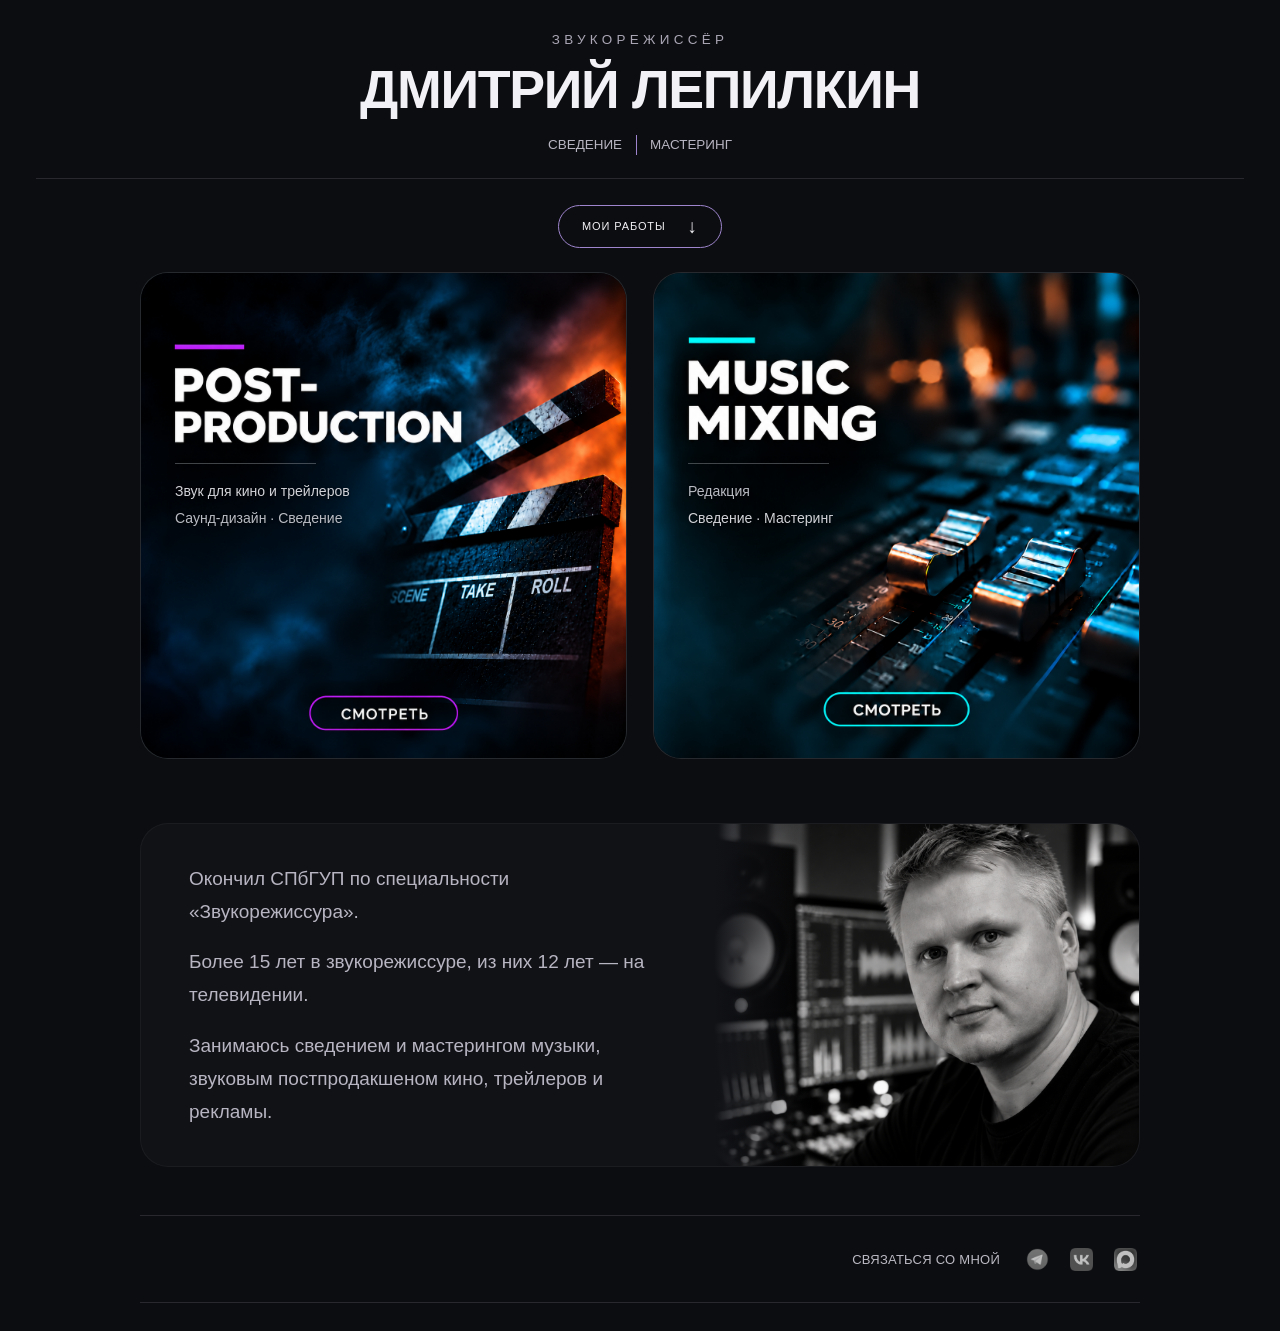
<file: index.html>
<!doctype html>
<html lang="ru">
<head>
<meta charset="utf-8"><meta name="viewport" content="width=device-width,initial-scale=1">
<title>Dmitry Lepilkin — Sound Portfolio</title>
<meta name="description" content="Дмитрий Лепилкин — Mixing, Sound Post Production, Sound Design.">
<style>
:root{color-scheme:dark;--bg:#0c0d10;--ink:#f2f1f5;--muted:#96949f;--accent:#b7a1ed}*{box-sizing:border-box}html{scroll-behavior:smooth}body{margin:0;background:var(--bg);color:var(--ink);font-family:Arial,Helvetica,sans-serif;-webkit-font-smoothing:antialiased}main{max-width:1200px;margin:auto;padding:0 32px}header{text-align:center;padding:70px 0 56px}.eyebrow{margin:0 0 20px;font-size:11px;letter-spacing:.16em;color:var(--muted);text-transform:uppercase}h1{margin:0;font-size:clamp(32px,5.6vw,68px);line-height:1.06;letter-spacing:-.045em;font-weight:600}.subtitle{margin:20px 0 26px;color:#b8b5c2;font-size:15px;line-height:1.6}.cta{display:inline-flex;gap:22px;align-items:center;border:1px solid #9e85ce;border-radius:40px;padding:14px 24px;color:var(--ink);text-decoration:none;font-size:11px;letter-spacing:.08em;text-transform:uppercase;transition:background .2s}.cta:hover{background:#b7a1ed18}.cta span{font-size:19px;line-height:1}#works{scroll-margin-top:24px;border-top:1px solid #29282f;padding-top:26px}.grid{display:grid;grid-template-columns:1fr 1fr;gap:30px 20px}.category{padding:0;border:0;background:none;color:inherit;text-align:left;cursor:pointer;font:inherit}.art{position:relative;overflow:hidden;aspect-ratio:16/9;border-radius:12px;background:#17171b;border:1px solid #ffffff0c}.art img{width:100%;height:100%;object-fit:contain;display:block;filter:brightness(1) saturate(1);transition:transform .7s,filter .5s}.category:hover img{transform:scale(1.035);filter:brightness(1.08) saturate(1)}.art:after{content:"";position:absolute;inset:0;background:none;pointer-events:none}.number{position:absolute;top:18px;left:19px;z-index:1;color:#ffffffb0;font-size:10px;letter-spacing:.15em}.arrow{position:absolute;bottom:18px;right:20px;z-index:1;font-size:25px;font-weight:300}.caption{display:flex;align-items:baseline;justify-content:space-between;gap:12px;padding:15px 1px 0}h2{margin:0;font-size:14px;font-weight:500;letter-spacing:.045em;text-transform:uppercase}.caption p{margin:0;color:var(--muted);font-size:11px}.sound{background:radial-gradient(ellipse at 70% 30%,#58348355,transparent 65%),#0c0b10}.sound svg{height:100%;width:100%;display:block}.footer{display:flex;justify-content:space-between;gap:20px;margin:52px 0 28px;padding-top:22px;border-top:1px solid #29282f;color:#74727d;font-size:10px;letter-spacing:.1em;text-transform:uppercase}dialog{background:#141318;color:var(--ink);border:1px solid #403747;border-radius:16px;max-width:440px;padding:32px;line-height:1.6}dialog::backdrop{background:#000b;backdrop-filter:blur(6px)}dialog h2{font-size:24px;text-transform:none;letter-spacing:-.02em}dialog p{color:#aaa6b5;font-size:14px}dialog button{padding:10px 18px;border:1px solid #9e85ce;border-radius:24px;background:transparent;color:white;cursor:pointer}:focus-visible{outline:2px solid var(--accent);outline-offset:5px}@media(max-width:600px){main{padding:0 18px}header{padding:52px 0 40px}.eyebrow{font-size:8px;letter-spacing:.09em}.subtitle{font-size:12px;max-width:290px;margin:17px auto 24px}.grid{gap:25px 12px}.art{aspect-ratio:16/9;border-radius:9px}.caption{display:block}h2{font-size:12px}.caption p{font-size:10px;margin-top:7px}.number{top:12px;left:12px}.footer{font-size:8px;letter-spacing:.04em;margin-top:36px}}@media(prefers-reduced-motion:reduce){html{scroll-behavior:auto}*{transition:none!important}}
</style>
</head>
<body id="top"><main>
<div class="desktop-navigation"><div class="brand"><span>ЗВУКОРЕЖИССЁР</span><h1>ДМИТРИЙ ЛЕПИЛКИН</h1></div><div class="header-specialties" role="group" aria-label="Направления работы"><span>СВЕДЕНИЕ</span><span>МАСТЕРИНГ</span></div></div>

<div class="home-content"><section id="works" aria-label="Направления работ"><div class="desktop-work-heading"><a class="cta" href="#desktop-cards">МОИ РАБОТЫ <span aria-hidden="true">↓</span></a></div><div class="desktop-cards" id="desktop-cards"><a class="desktop-card desktop-card--post" href="post-production.html" aria-label="Post-Production: Кино, Трейлеры, Саунд-дизайн"><picture><img src="post-production-editable-cover.png?v=20261102-copy1" alt="Post-Production — Смотреть" width="1254" height="1254" fetchpriority="high"></picture><span class="cover-copy"><span class="cover-copy-secondary">Звук для кино и трейлеров</span><span class="cover-copy-primary">Саунд-дизайн · Сведение</span></span></a><a class="desktop-card desktop-card--music" href="music-player-test.html" aria-label="Music Mixing: музыкальные работы"><picture><img src="music-mixing-minimal-cover.png?v=20261102-centered1" alt="Music Mixing — Смотреть" width="1254" height="1254"></picture><span class="cover-copy"><span class="cover-copy-primary">Редакция</span><span class="cover-copy-secondary">Сведение · Мастеринг</span></span></a></div></section><section id="about" class="about" aria-label="О Дмитрии Лепилкине"><div class="about-copy"><p>Окончил СПбГУП по специальности «Звукорежиссура».</p><p>Более 15 лет в звукорежиссуре, из них 12 лет — на телевидении.</p><p>Занимаюсь сведением и мастерингом музыки, звуковым постпродакшеном кино, трейлеров и рекламы.</p></div><div class="about-photo"><img src="about.png" alt="Дмитрий Лепилкин в студии" loading="lazy"></div></section><footer id="contacts" class="footer contact-footer"><span class="contact-label">СВЯЗАТЬСЯ СО МНОЙ</span><nav class="contact-links" aria-label="Связаться с Дмитрием"><a href="https://t.me/dmitry_sandalik" target="_blank" rel="noopener noreferrer" aria-label="Telegram: @dmitry_sandalik" title="Telegram"><img src="telegram-logo.png" alt="Telegram"></a><a href="https://vk.ru/lepilkin" target="_blank" rel="noopener noreferrer" aria-label="ВКонтакте" title="VK"><img src="vk-logo.png" alt="VK"></a><a href="https://max.ru/u/f9LHodD0cOIl2ZSZwa2K6gN7Z_w7_o9onIcd2tIZ8EqZnX-kVQxglE42egE" target="_blank" rel="noopener noreferrer" aria-label="MAX" title="MAX"><img src="max-logo.png" alt="MAX"></a></nav></footer></div>
</main></body></html>

<style>.number,.arrow{display:none}</style>

<style>
/* Align the luminous panels within each desktop row. */
@media(min-width:601px){
.category[data-category="Музыка" aria-label="Музыка"] .art img{transform:translateY(3%) scale(1.08)}
.category[data-category="Саунд-дизайн" aria-label="Саунд-дизайн"] .art img{transform:translateY(-1.2%) scale(1.04)}
.category[data-category="Музыка" aria-label="Музыка"]:hover .art img{transform:translateY(3%) scale(1.1)}
.category[data-category="Саунд-дизайн" aria-label="Саунд-дизайн"]:hover .art img{transform:translateY(-1.2%) scale(1.06)}
}
</style>

<style>
.category[data-category="Трейлеры" aria-label="Трейлеры"] .art img{transform:scale(1.1)}
.category[data-category="Трейлеры" aria-label="Трейлеры"]:hover .art img{transform:scale(1.125)}
</style>

<style>.caption{display:block}.caption p{font-size:12px;line-height:1.65;color:#b8b5c2;margin:0}@media(max-width:600px){.caption p{font-size:11px}}</style>

<style>
header{padding:28px 0 38px}
.eyebrow{font-size:9px;letter-spacing:.1em;margin:0 0 13px;color:#969696}
h1{font-size:clamp(26px,4vw,40px);font-weight:600;letter-spacing:-.02em;line-height:1.15}
.subtitle{font-size:14px;line-height:1.5;margin:14px 0 24px;color:#aaa}
@media(max-width:600px){header{padding:24px 0 30px}.eyebrow{font-size:8px}.subtitle{font-size:12px;margin:12px auto 22px;max-width:340px}}
</style>

<style>
header{padding:48px 0 46px}
.eyebrow{font-size:16px;letter-spacing:.14em;margin-bottom:19px}
h1{font-size:clamp(34px,5.6vw,68px);line-height:1.08;letter-spacing:-.035em}
.subtitle{font-size:17px;margin:20px 0 28px}
@media(max-width:600px){header{padding:34px 0 34px}.eyebrow{font-size:12px;margin-bottom:16px}h1{font-size:clamp(27px,6.6vw,40px)}.subtitle{font-size:13px;max-width:350px;margin:16px auto 25px}}
</style>

<style>
.about{display:grid;grid-template-columns:1.35fr 1fr;align-items:stretch;margin-top:64px;overflow:hidden;border-radius:28px;background:#111216;border:1px solid #ffffff0b;min-height:330px}
.about-copy{padding:44px 48px;align-self:center}.about h2{font-size:19px;letter-spacing:.1em;font-weight:500;margin:0 0 26px}.about p{font-size:16px;line-height:1.75;color:#b8b5c2;margin:0 0 17px;max-width:560px}.about p:last-child{margin-bottom:0}
.about-photo{position:relative;min-height:330px}.about-photo img{width:100%;height:100%;position:absolute;inset:0;object-fit:cover;object-position:60% 35%;display:block}.about-photo:after{content:"";position:absolute;inset:0;background:linear-gradient(90deg,#111216,transparent 24%)}
@media(max-width:600px){.about{grid-template-columns:1fr;margin-top:40px;border-radius:22px}.about-copy{padding:30px 26px}.about h2{font-size:17px;margin-bottom:21px}.about p{font-size:14px;line-height:1.7}.about-photo{min-height:320px}.about-photo img{object-position:center 35%}.about-photo:after{background:linear-gradient(180deg,#111216,transparent 22%)}}
</style>

<style>.about-copy{align-self:center;padding-top:38px;padding-bottom:38px}</style>

<style>
.contact-footer{justify-content:flex-end;align-items:center;gap:22px;border-top:1px solid #29282f;border-bottom:1px solid #29282f;padding:25px 0;margin:48px 0 28px;letter-spacing:.025em}
.contact-label{font-size:13px;color:#bbb9c3}.contact-links{display:flex;align-items:center;gap:14px}.contact-links a{display:flex;width:30px;height:36px;align-items:center;justify-content:center;border-radius:5px}.contact-links img{display:block;width:23px;height:23px;object-fit:contain;filter:grayscale(1);opacity:.74;transition:filter .2s,opacity .2s,transform .2s}.contact-links a:hover img,.contact-links a:focus-visible img{filter:none;opacity:1;transform:translateY(-2px)}
@media(max-width:600px){.contact-footer{gap:16px;padding:22px 0;margin-top:32px}.contact-label{font-size:11px}.contact-links{gap:10px}.contact-links img{width:22px;height:22px}}
</style>

<style>
/* Keep image edges aligned even when neighboring captions wrap to different lengths. */
.grid{grid-template-columns:repeat(2,minmax(0,1fr));align-items:start}
.category{display:flex;flex-direction:column;align-items:stretch;justify-content:flex-start;min-width:0;width:100%}
.art{width:100%;flex:none}
.caption{width:100%;text-align:left}
.watch-label{position:absolute;z-index:2;bottom:12px;left:50%;transform:translateX(-50%);padding:6px 13px;border:1px solid #ffffff30;border-radius:20px;background:#0c0d10c9;color:#eeedf2;font-size:10px;line-height:1.2;letter-spacing:.1em;white-space:nowrap;pointer-events:none;backdrop-filter:blur(6px)}
@media(max-width:600px){
 .grid{gap:22px 12px}
 .caption{padding-top:10px;min-height:46px}
 .caption p{line-height:1.6;overflow-wrap:break-word}
 .watch-label{bottom:6px;padding:3px 8px;font-size:7px;letter-spacing:.07em}
}
</style>

<link rel="stylesheet" href="home-update.css?v=20261102-centered1">
</file>
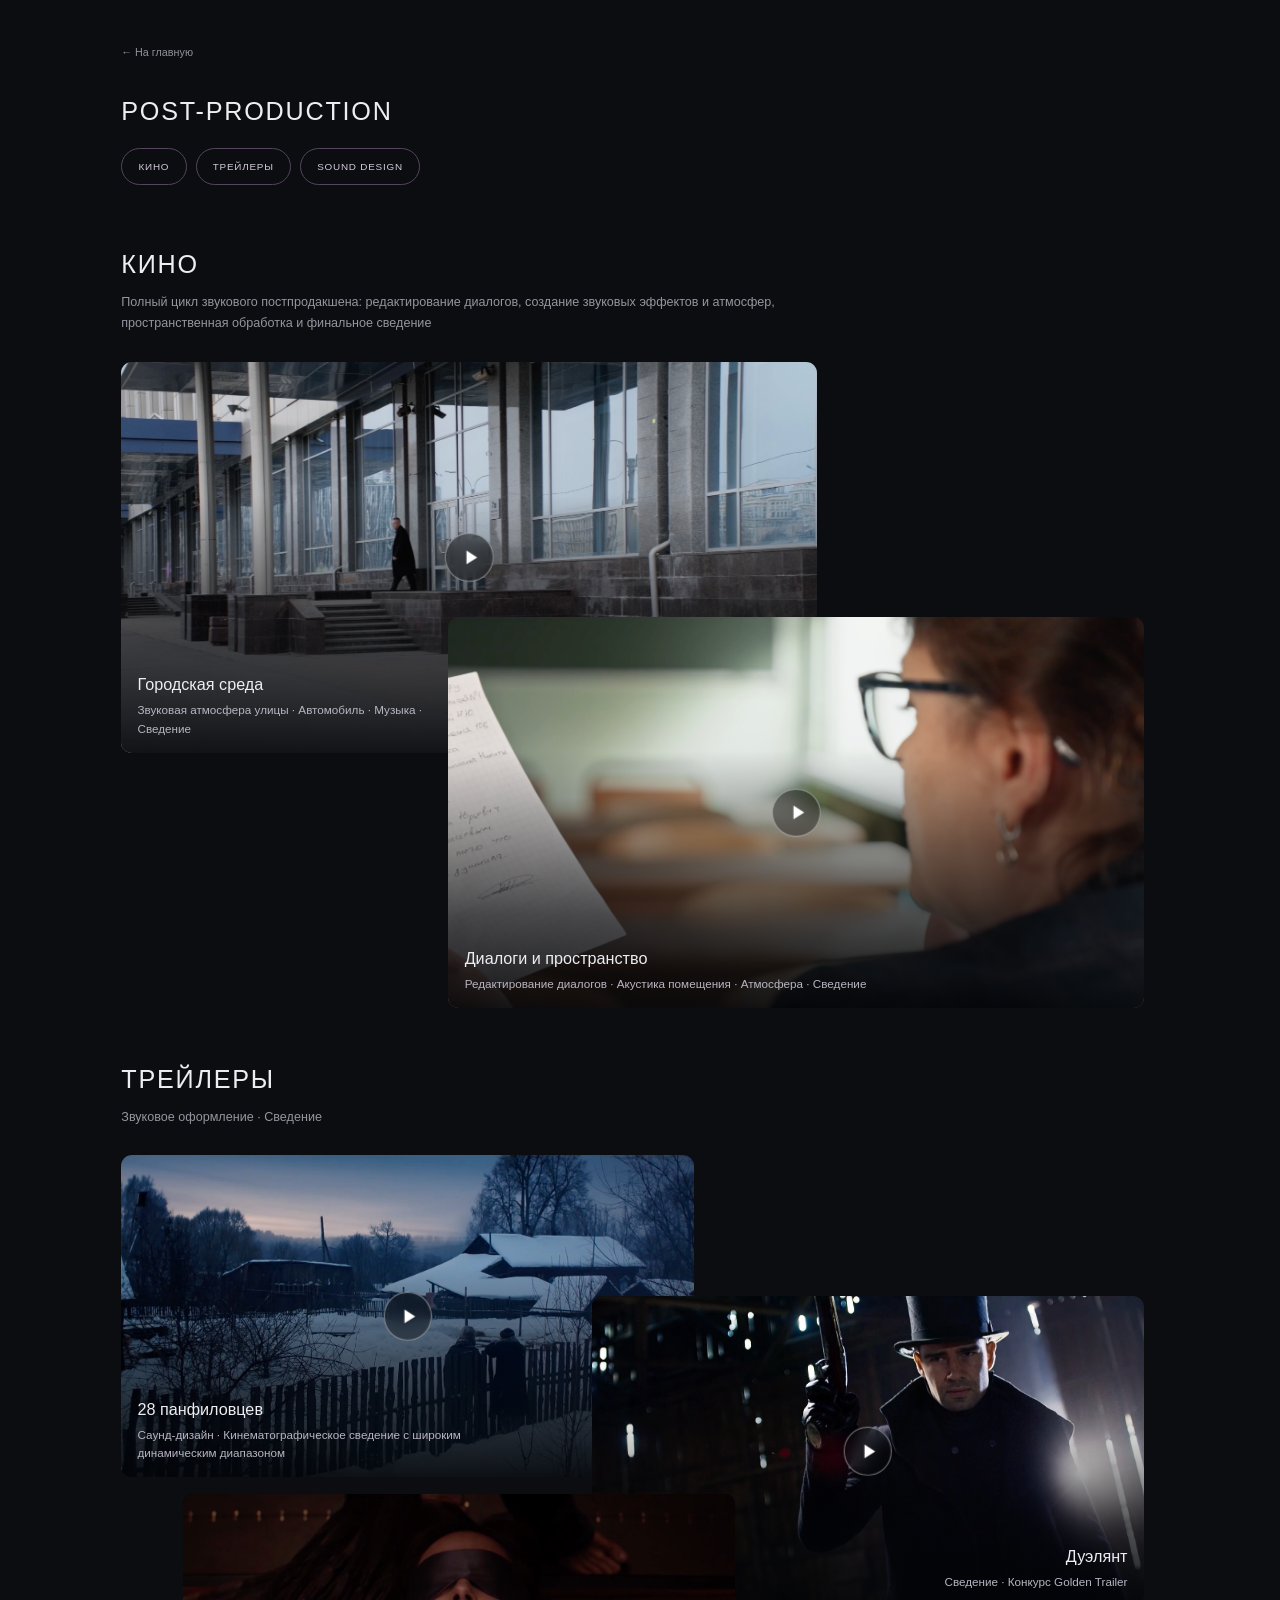
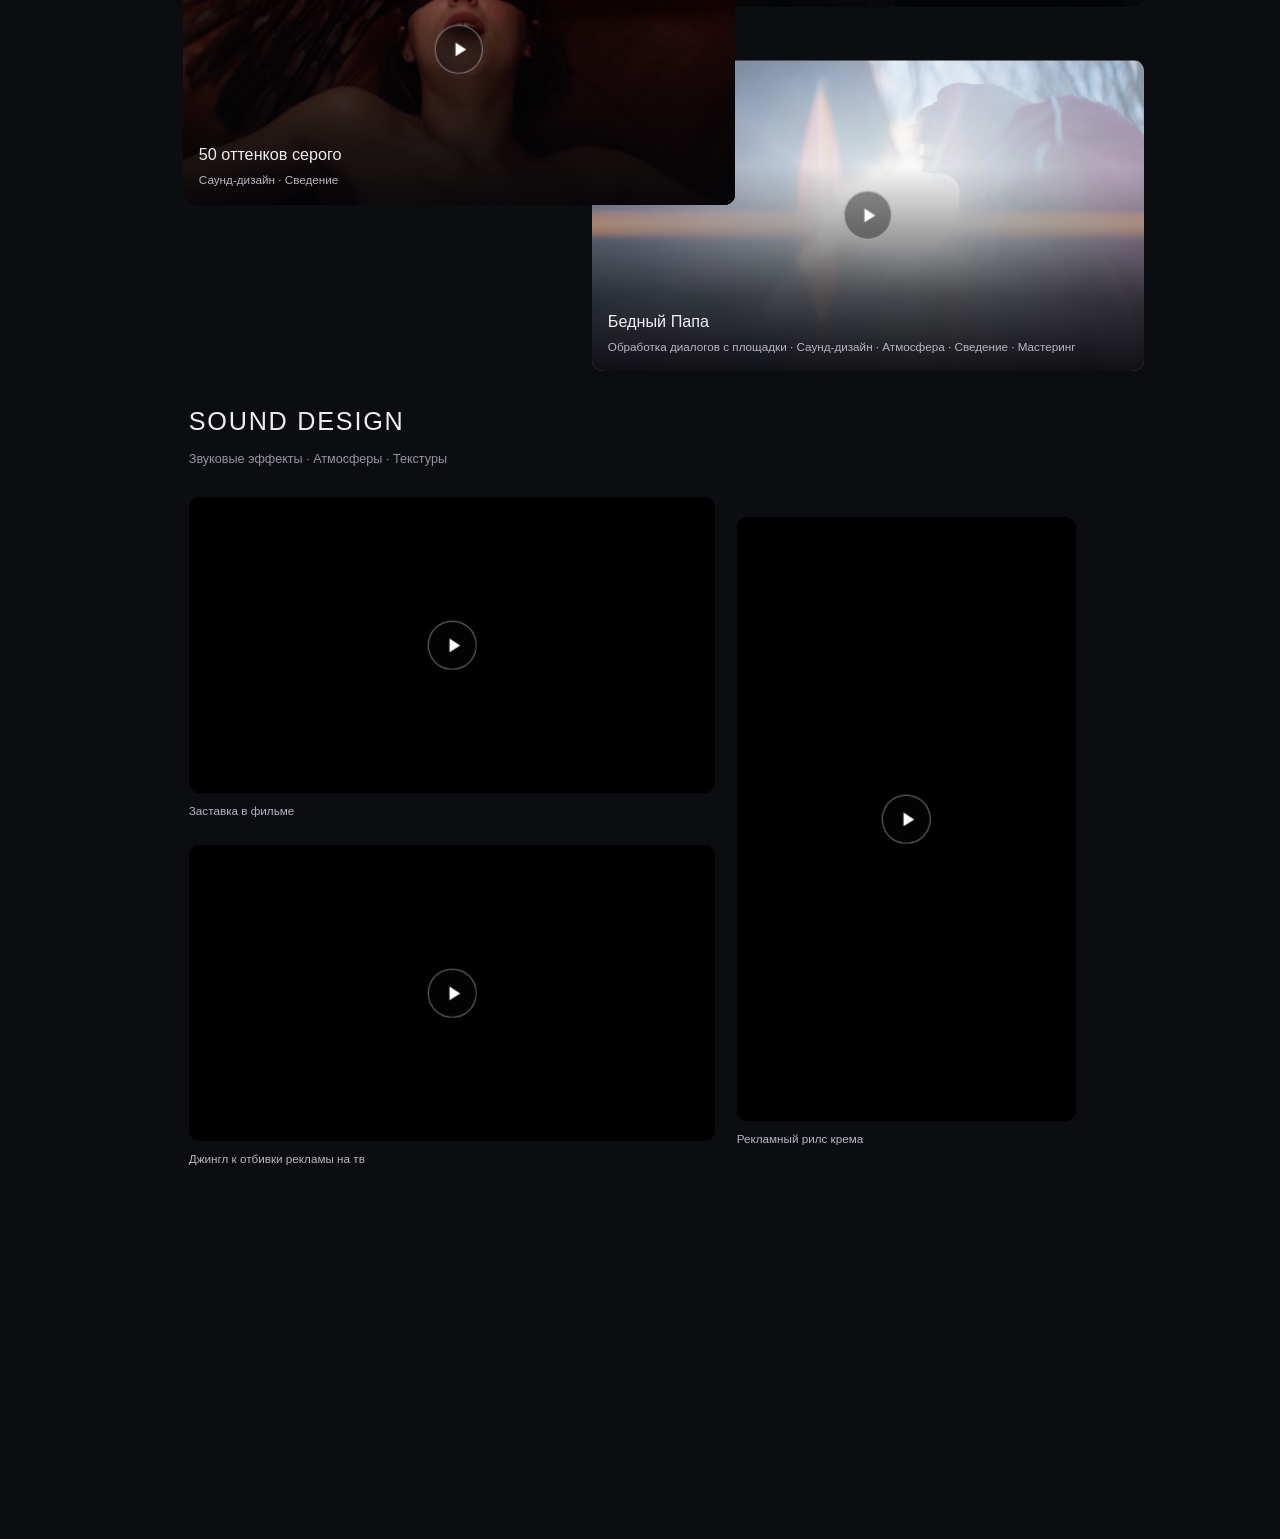
<file: cinema.html>
<!doctype html><html lang="ru"><head><meta charset="utf-8"><meta name="viewport" content="width=device-width,initial-scale=1"><meta http-equiv="refresh" content="0;url=post-production.html#cinema"><link rel="canonical" href="https://lepilkinsound.pro/post-production.html#cinema"><title>Post-Production — Дмитрий Лепилкин</title></head><body style="background:#0c0d10;color:#eeedf2;font:16px Arial;padding:32px"><a style="color:inherit" href="post-production.html#cinema">Открыть раздел Post-Production</a></body></html>
</file>
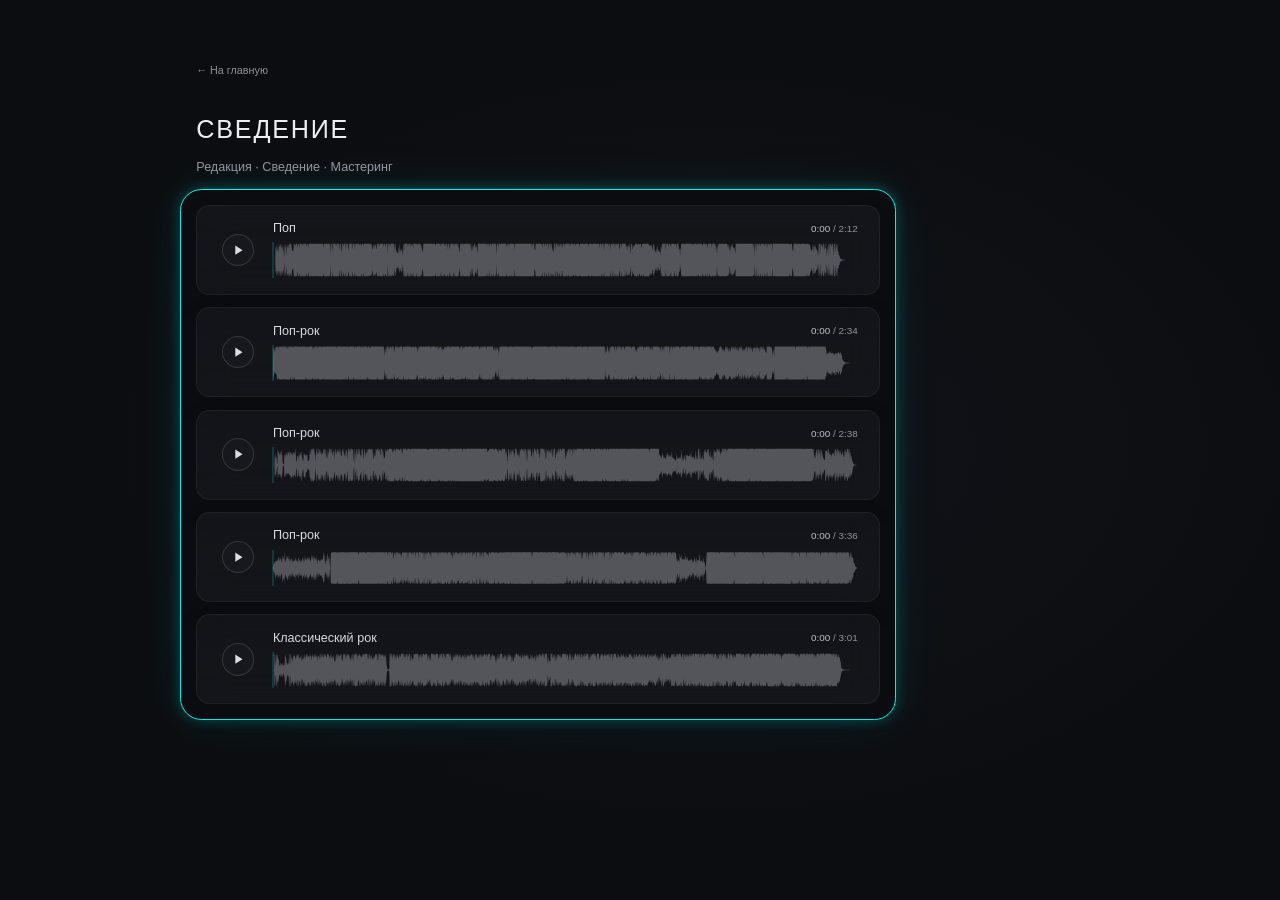
<file: music-player-test.html>
<!doctype html>
<html lang="ru"><head><meta charset="utf-8"><meta name="viewport" content="width=device-width,initial-scale=1"><title>Сведение — Дмитрий Лепилкин</title><style>
:root{color-scheme:dark;font-family:Arial,Helvetica,sans-serif;color:#eeedf2;background:#0c0d10}*{box-sizing:border-box}body{margin:0;min-height:100vh;background:radial-gradient(ellipse at 55% 55%,#18202b55,transparent 65%),#0c0d10}main{max-width:1050px;padding:68px 32px;margin:auto}.back{font-size:12px;color:#92909b;text-decoration:none}.intro{margin:64px 0 38px}.intro h1{font-size:28px;font-weight:500;letter-spacing:.07em;margin:0 0 16px}.intro p{font-size:14px;color:#96949f;line-height:1.7;max-width:640px}.player{display:grid;grid-template-columns:42px minmax(0,1fr) auto;grid-template-rows:auto 70px;gap:15px 22px;align-items:center;padding:27px 30px;background:rgba(30,32,38,.46);backdrop-filter:blur(20px);-webkit-backdrop-filter:blur(20px);border:1px solid #ffffff0e;border-radius:18px;box-shadow:0 12px 36px #00000012}.track-title{grid-column:2;grid-row:1;font-size:14px;font-weight:400;margin:0;color:#dad9df;overflow:hidden;text-overflow:ellipsis;white-space:nowrap}.play{grid-column:1;grid-row:1 / 3;width:42px;height:42px;display:grid;place-items:center;border-radius:50%;border:1px solid #ffffff20;background:#ffffff05;color:#dddde5;cursor:pointer;transition:background .2s}.play:hover{background:#ffffff10}.play:disabled{opacity:.35;cursor:wait}.play svg{height:16px;width:16px;fill:currentColor}.time{grid-column:3;grid-row:1;font-size:11px;color:#94939e;font-variant-numeric:tabular-nums;white-space:nowrap}.time .current{color:#c1c0ca}.wave{position:relative;grid-column:2 / 4;grid-row:2;height:70px;min-width:0;touch-action:pan-y}.wave svg{display:block;width:100%;height:70px;overflow:visible}.wave input{position:absolute;inset:0;margin:0;width:100%;height:100%;opacity:0;cursor:pointer}.wave:focus-within{outline:1px solid #00f0f0;outline-offset:6px;border-radius:2px}.base{fill:rgba(218,220,231,.32)}.played{fill:#00f0f0}.cursor{stroke:#00f0f0;stroke-width:1;opacity:.8}.source{margin-top:30px;color:#87848f;font-size:12px;line-height:1.8}.file-label{display:inline-flex;cursor:pointer;border-bottom:1px solid #686471;color:#bbb8c6}.file-label input{position:absolute;opacity:0;width:1px;height:1px}.file-label:focus-within{outline:2px solid #00f0f0;outline-offset:5px}.status{margin:10px 0 0;min-height:22px;color:#92909b;font-size:12px}.note{margin-top:50px;border-top:1px solid #ffffff0d;padding-top:22px;font-size:12px;color:#6f6d78;line-height:1.7}button:focus-visible,a:focus-visible{outline:2px solid #00f0f0;outline-offset:5px}@media(max-width:600px){main{padding:30px 20px}.intro{margin-top:48px}.intro h1{font-size:22px}.player{padding:22px 18px;grid-template-columns:36px minmax(0,1fr);grid-template-rows:auto 64px auto;gap:12px 14px}.play{width:36px;height:36px;grid-row:1}.track-title{font-size:13px}.wave{grid-column:1 / 3;grid-row:2;height:64px}.wave svg{height:64px}.time{grid-column:1 / 3;grid-row:3;text-align:right}.source{margin-top:26px}.intro p{font-size:13px}}
</style><link rel="stylesheet" href="section-intro.css"><link rel="stylesheet" href="music-player-motion.css?v=20261102-cyan"><link rel="stylesheet" href="music-frame.css?v=20261102-cyan"><link rel="stylesheet" href="site-scale.css"></head><body><main><a class="back" href="index.html">← На главную</a><div class="intro section-intro"><h1>СВЕДЕНИЕ</h1><p>Редакция · Сведение · Мастеринг</p></div><section id="players" aria-label="Музыкальные работы"></section><p id="status" class="status" role="status"></p></main>
<script src="audio-player.js" defer></script></body></html>

<style>#players{display:grid;gap:18px}.track-status{grid-column:2 / -1;font-size:11px;color:#96949f;margin:0;line-height:1.5}.track-status:empty{display:none}@media(max-width:600px){.track-status{grid-column:1 / -1}}</style>

<style>#players{max-width:760px;margin-inline:0}@media(max-width:600px){#players{max-width:100%}}</style>

<style>
.player{transition:transform .22s ease,background .22s ease,border-color .22s ease}
@media(hover:hover) and (pointer:fine){.player:hover{transform:translateY(-2px);background:rgba(40,39,48,.62);border-color:#ffffff1c}}
@media(prefers-reduced-motion:reduce){.player{transition:none}.player:hover{transform:none}}
</style>

<style>
.player{grid-template-rows:auto 40px;gap:8px 18px;padding:17px 24px;border-radius:15px}
.wave,.wave svg{height:40px}
.play{width:36px;height:36px;justify-self:center}
#players{gap:14px}
@media(max-width:600px){.player{grid-template-rows:auto 34px auto;gap:7px 12px;padding:15px 16px}.wave,.wave svg{height:34px}.play{width:34px;height:34px}.time{font-size:10px}}
</style>
</file>
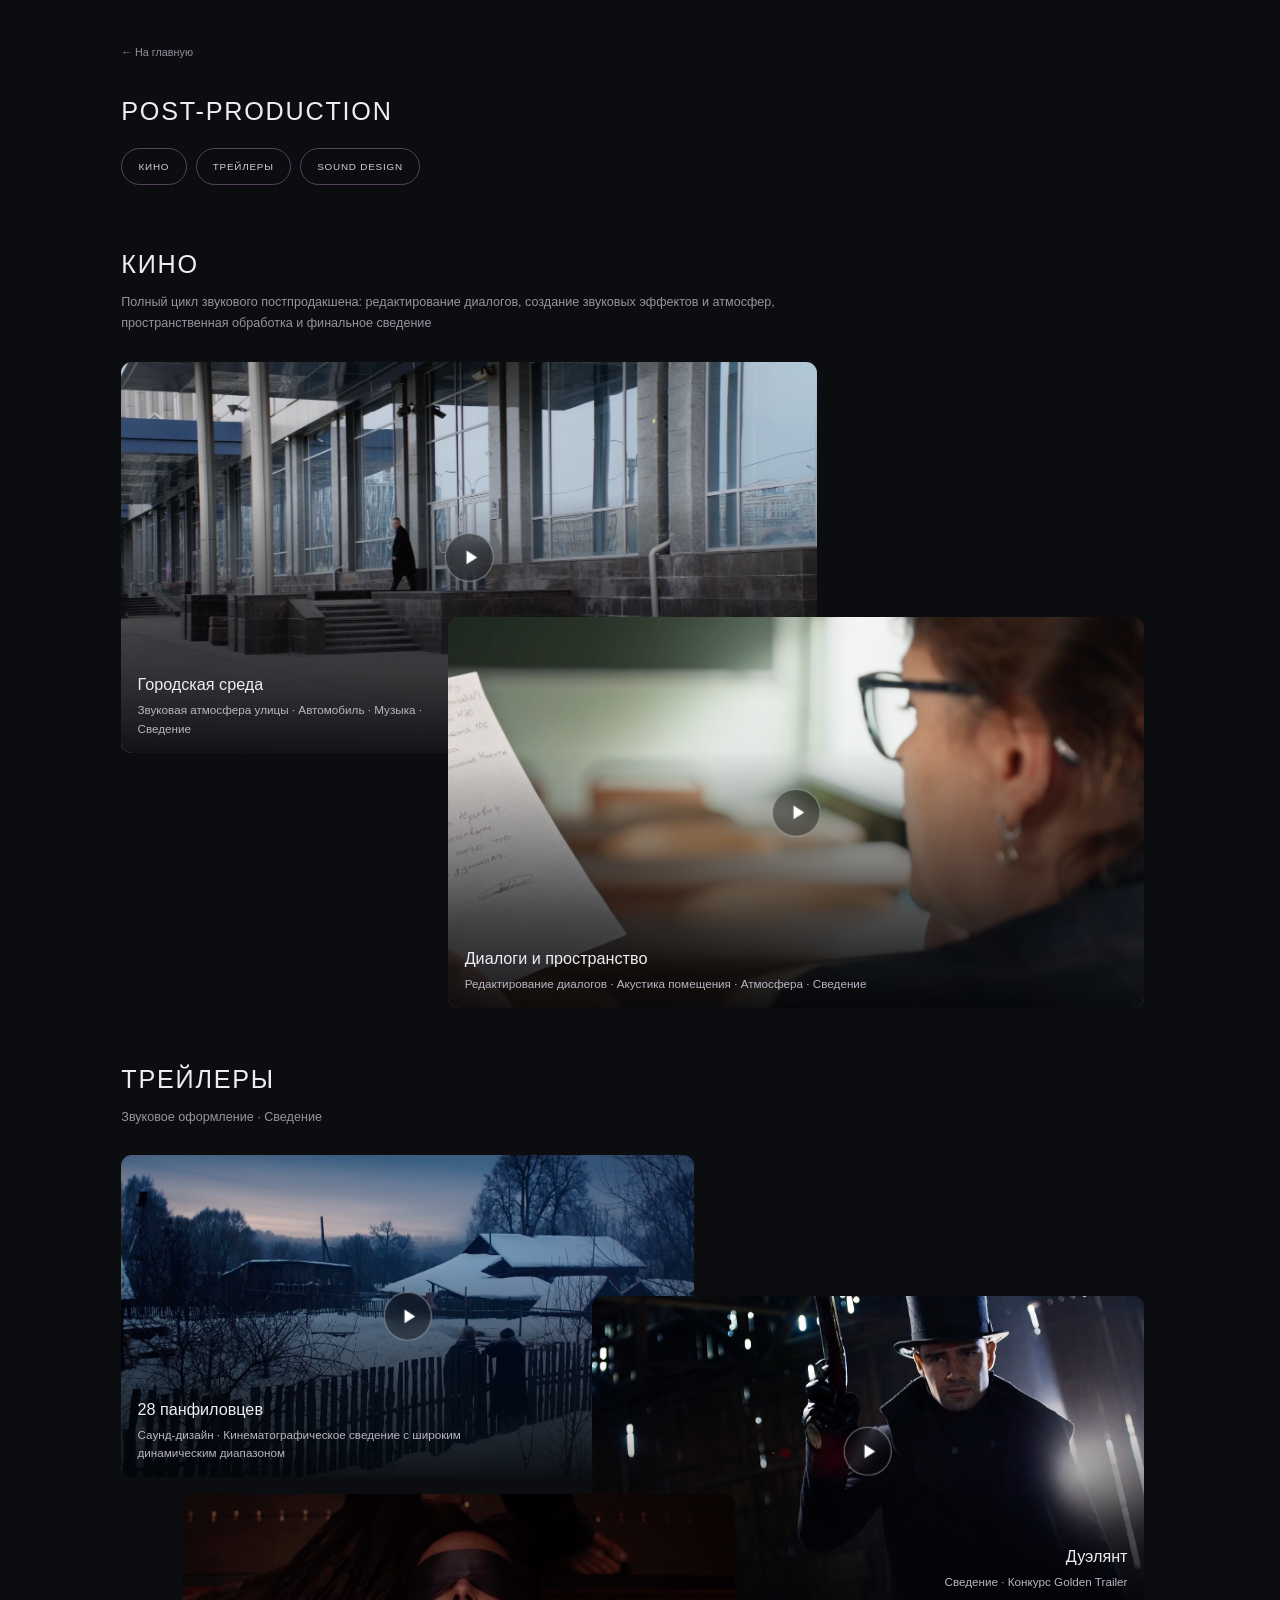
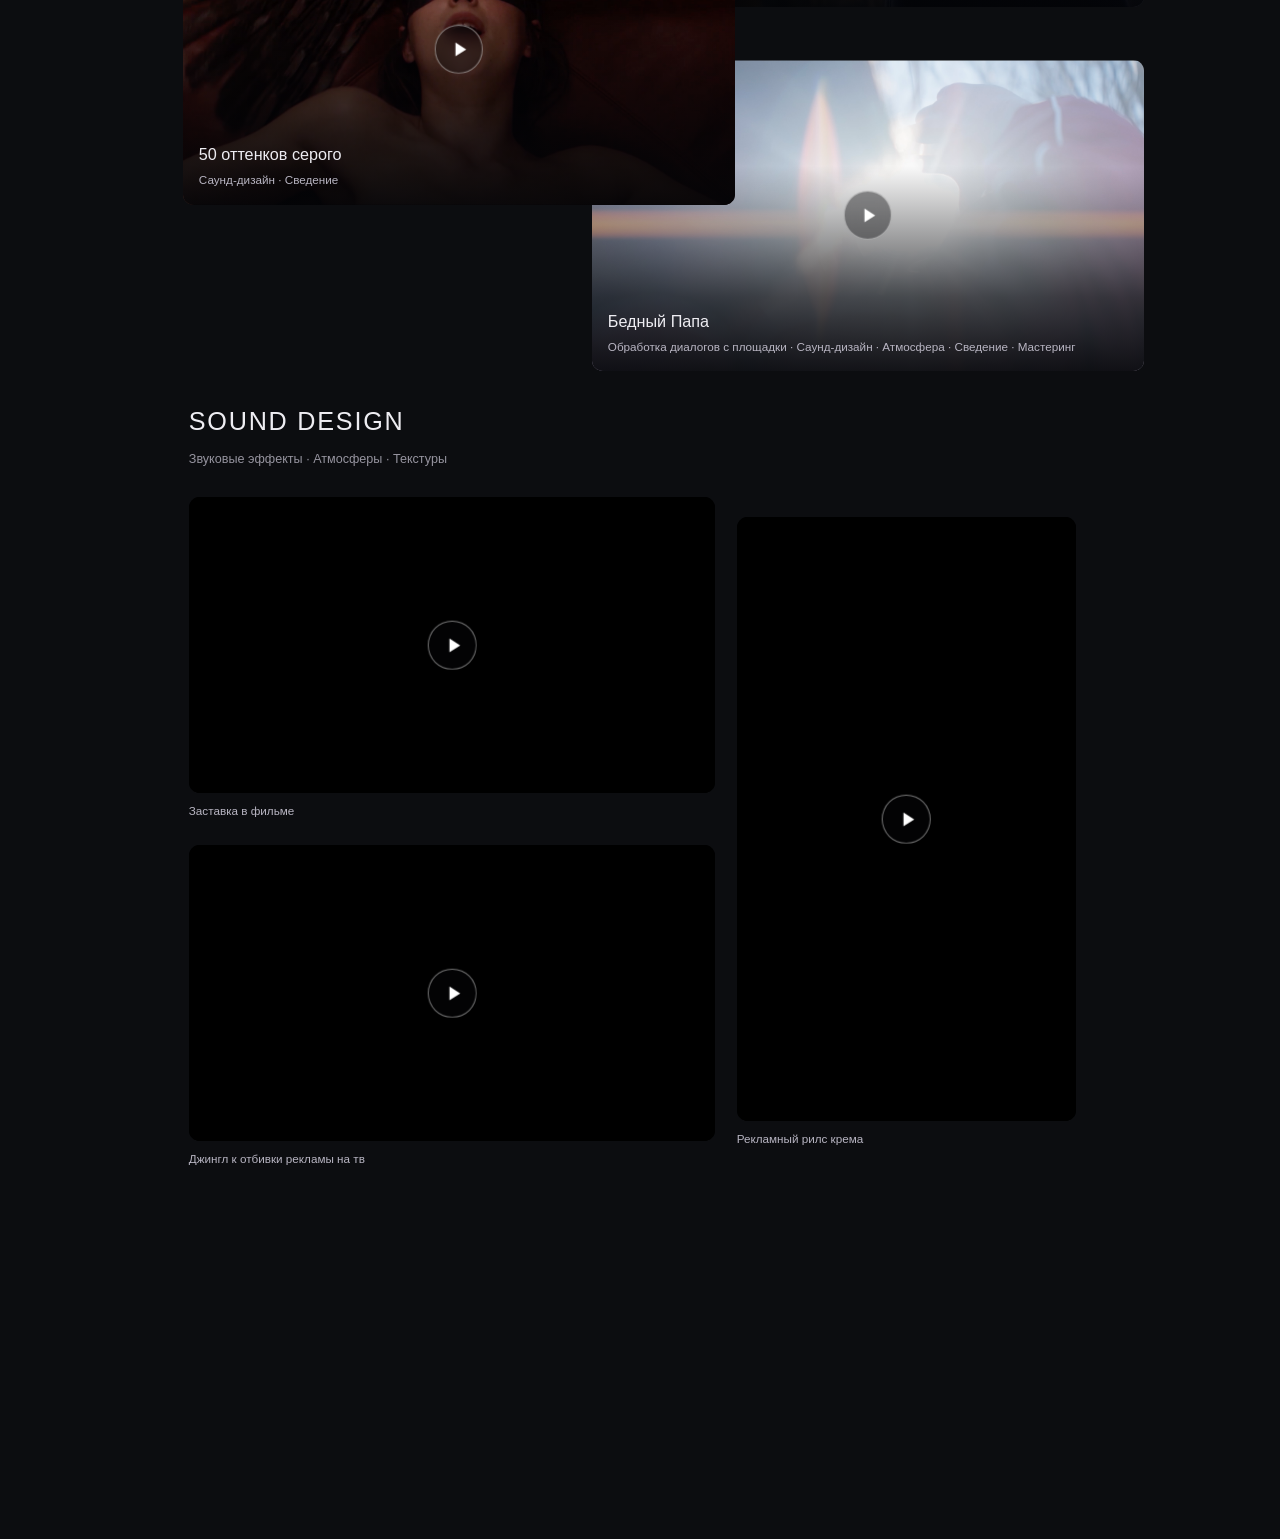
<file: post-production.html>
<!doctype html><html lang="ru"><head><meta charset="utf-8"><meta name="viewport" content="width=device-width,initial-scale=1"><title>Post-Production — Дмитрий Лепилкин</title><meta name="description" content="Звуковой постпродакшен: кино, трейлеры и саунд-дизайн. Работы Дмитрия Лепилкина."><link rel="stylesheet" href="video-lightbox.css"><link rel="stylesheet" href="trailers-experiment.css?v=20261031-layer2"><link rel="stylesheet" href="cinema-experiment.css"><link rel="stylesheet" href="section-intro.css"><link rel="stylesheet" href="site-scale.css"><link rel="stylesheet" href="sound-design-inline.css?v=20261030-fullscreen1"><link rel="stylesheet" href="post-production.css?v=20261102"><script src="inline-video.js?v=20261030-fullscreen1" defer></script><script src="post-production-player.js?v=20261102" defer></script><script src="post-production-entrance.js?v=20261102" defer></script></head><body class="post-production"><main><a class="back" href="index.html#works">← На главную</a><header class="section-intro production-intro"><h1>POST-PRODUCTION</h1><nav class="production-navigation" aria-label="Категории видеоработ"><a href="#cinema">КИНО</a><a href="#trailers">ТРЕЙЛЕРЫ</a><a href="#sound-design">SOUND DESIGN</a></nav></header><section id="cinema" class="production-section cinema-experiment" aria-labelledby="cinema-heading"><header class="section-intro"><h2 id="cinema-heading">КИНО</h2><p>Полный цикл звукового постпродакшена: редактирование диалогов, создание звуковых эффектов и атмосфер, пространственная обработка и финальное сведение</p></header><section class="gallery experiment-gallery" aria-label="Видеоработы"><article class="work featured"><button class="open-work" data-work="0" aria-haspopup="dialog" aria-label="Смотреть: Городская среда"><div class="cover"><img src="cinema-1.png" alt=""><span class="play-mark"><svg viewBox="0 0 24 24" aria-hidden="true"><path d="m9 5 11 7-11 7z"/></svg></span></div></button><div class="info"><h2>Городская среда</h2><p>Звуковая атмосфера улицы · Автомобиль · Музыка · Сведение</p></div></article><article class="work small"><button class="open-work" data-work="1" aria-haspopup="dialog" aria-label="Смотреть: Диалоги и пространство"><div class="cover"><img src="cinema-2.png" alt=""><span class="play-mark"><svg viewBox="0 0 24 24" aria-hidden="true"><path d="m9 5 11 7-11 7z"/></svg></span></div></button><div class="info"><h2>Диалоги и пространство</h2><p>Редактирование диалогов · Акустика помещения · Атмосфера · Сведение</p></div></article></section></section><section id="trailers" class="production-section trailers-experiment" aria-labelledby="trailers-heading"><header class="section-intro"><h2 id="trailers-heading">ТРЕЙЛЕРЫ</h2><p>Звуковое оформление · Сведение</p></header><section class="gallery experiment-gallery four-works" aria-label="Видеоработы"><article class="work featured"><button class="open-work" data-work="2" aria-haspopup="dialog" aria-label="Смотреть: 28 панфиловцев"><div class="cover"><img src="trailer-2.png" alt=""><span class="play-mark"><svg viewBox="0 0 24 24" aria-hidden="true"><path d="m9 5 11 7-11 7z"/></svg></span></div></button><div class="info"><h2>28 панфиловцев</h2><p>Саунд-дизайн · Кинематографическое сведение с широким динамическим диапазоном</p></div></article><article class="work small"><button class="open-work" data-work="3" aria-haspopup="dialog" aria-label="Смотреть: Дуэлянт"><div class="cover"><img src="trailer-3.png" alt=""><span class="play-mark"><svg viewBox="0 0 24 24" aria-hidden="true"><path d="m9 5 11 7-11 7z"/></svg></span></div></button><div class="info"><h2>Дуэлянт</h2><p>Сведение · Конкурс Golden Trailer</p></div></article><article class="work small"><button class="open-work" data-work="4" aria-haspopup="dialog" aria-label="Смотреть: 50 оттенков серого"><div class="cover"><img src="trailer-fifty-shades.png" alt=""><span class="play-mark"><svg viewBox="0 0 24 24" aria-hidden="true"><path d="m9 5 11 7-11 7z"/></svg></span></div></button><div class="info"><h2>50 оттенков серого</h2><p>Саунд-дизайн · Сведение</p></div></article><article class="work small"><button class="open-work" data-work="5" aria-haspopup="dialog" aria-label="Смотреть: Бедный Папа"><div class="cover"><img src="trailer-poor-papa.png" alt=""><span class="play-mark"><svg viewBox="0 0 24 24" aria-hidden="true"><path d="m9 5 11 7-11 7z"/></svg></span></div></button><div class="info"><h2>Бедный Папа</h2><p>Обработка диалогов с площадки · Саунд-дизайн · Атмосфера · Сведение · Мастеринг</p></div></article></section></section><section id="sound-design" class="production-section sound-production" aria-labelledby="sound-design-heading"><header class="section-intro"><h2 id="sound-design-heading">SOUND DESIGN</h2><p>Звуковые эффекты · Атмосферы · Текстуры</p></header><section class="gallery sound-gallery" data-gallery-entrance aria-label="Работы по саунд-дизайну"><div class="landscapes">
<article class="work"><button class="open-work" data-inline-always data-work="6" aria-haspopup="dialog" aria-label="Смотреть: Заставка в фильме"><div class="cover"><img src="sound-work-1.png" alt="" width="1920" height="1080"><span class="play-mark" aria-hidden="true"><svg viewBox="0 0 24 24"><path d="m9 5 11 7-11 7z"/></svg></span></div><span class="work-title">Заставка в фильме</span></button></article>
<article class="work"><button class="open-work" data-inline-always data-work="7" aria-haspopup="dialog" aria-label="Смотреть: Джингл к отбивки рекламы на тв"><div class="cover"><img src="sound-work-2.png" alt="" width="1920" height="1080"><span class="play-mark" aria-hidden="true"><svg viewBox="0 0 24 24"><path d="m9 5 11 7-11 7z"/></svg></span></div><span class="work-title">Джингл к отбивки рекламы на тв</span></button></article>
</div><article class="work portrait"><button class="open-work" data-inline-always data-work="8" aria-haspopup="dialog" aria-label="Смотреть: Рекламный рилс крема"><div class="cover"><img src="sound-work-3.png" alt="" width="609" height="1080"><span class="play-mark" aria-hidden="true"><svg viewBox="0 0 24 24"><path d="m9 5 11 7-11 7z"/></svg></span></div><span class="work-title">Рекламный рилс крема</span></button></article></section></section></main><dialog id="video-dialog" aria-labelledby="video-title"><button class="close" type="button" aria-label="Закрыть видео">×</button><div class="viewer"><div class="screen paused"><video controls playsinline preload="none" aria-labelledby="video-title"></video><button class="center-toggle" type="button" aria-label="Воспроизвести видео"><svg viewBox="0 0 24 24" aria-hidden="true"><path d="m9 5 11 7-11 7z"/></svg></button></div><div class="viewer-info"><h2 id="video-title"></h2><p id="video-role"></p><p class="error" role="status"></p></div></div></dialog><script type="application/json" id="video-works">[{"id": "cinema-1", "title": "Городская среда", "role": "Звуковая атмосфера улицы · Автомобиль · Музыка · Сведение", "src": "https://storage.yandexcloud.net/lepilkin-audio/1%20%D1%81%D1%86%D0%B5%D0%BD%D0%B0%20-%D1%83%D0%BB%D0%B8%D1%86%D0%B0-%D0%BC%D0%B0%D1%88%D0%B8%D0%BD%D0%B0-mx-.mp4", "poster": "cinema-1.png"}, {"id": "cinema-2", "title": "Диалоги и пространство", "role": "Редактирование диалогов · Акустика помещения · Атмосфера · Сведение", "src": "https://storage.yandexcloud.net/lepilkin-audio/3%20%D1%81%D1%86%D0%B5%D0%BD%D1%8B%20-%D0%BE%D1%84%D0%B8%D1%81-%D0%BA%D0%B0%D0%B1%D0%B8%D0%BD%D0%B5%D1%82-%D1%83%D0%BB%D0%B8%D1%86%D0%B0-.mp4", "poster": "cinema-2.png"}, {"id": "panfilov", "title": "28 панфиловцев", "role": "Саунд-дизайн · Кинематографическое сведение с широким динамическим диапазоном", "src": "https://storage.yandexcloud.net/lepilkin-audio/28%20%D0%BF%D0%B0%D0%BD%D1%84%20%D0%B4%D0%BB%D1%8F%20%D0%BF%D0%BE%D1%80%D1%82%D1%84%D0%BE%D0%BB%D0%B8%D0%BE%20-14lufs.mp4", "poster": "trailer-2.png"}, {"id": "duelyant", "title": "Дуэлянт", "role": "Сведение · Конкурс Golden Trailer", "src": "https://storage.yandexcloud.net/lepilkin-audio/%D0%B4%D1%83%D1%8D%D0%BB%D1%8F%D0%BD%D1%82%20%D0%B4%D0%BB%D1%8F%20%D0%BF%D0%BE%D1%80%D1%82%D1%84%D0%BE%D0%BB%D0%B8%D0%BE%20-14lufs.mp4", "poster": "trailer-3.png"}, {"id": "fifty-shades", "title": "50 оттенков серого", "role": "Саунд-дизайн · Сведение", "src": "https://storage.yandexcloud.net/lepilkin-audio/50%20ottenkov%20serogo_2026.mp4", "poster": "trailer-fifty-shades.png"}, {"id": "poor-papa", "title": "Бедный Папа", "role": "Обработка диалогов с площадки · Саунд-дизайн · Атмосфера · Сведение · Мастеринг", "src": "https://storage.yandexcloud.net/lepilkin-audio/%D0%91%D0%B5%D0%B4%D0%BD%D1%8B%D0%B8%CC%86%20%D0%BF%D0%B0%D0%BF%D0%B0_treyler_YouTube_-14lufs.mp4", "poster": "trailer-poor-papa.png"}, {"title": "Заставка в фильме", "poster": "sound-work-1.png", "src": "https://storage.yandexcloud.net/lepilkin-audio/Sound%20disign%20%D0%97%D0%B0%D1%81%D1%82%D0%B0%D0%B2%D0%BA%D0%B0%20%D0%BA%20%D1%84%D0%B8%D0%BB%D1%8C%D0%BC%D1%83.mp4", "id": "sound-1"}, {"title": "Джингл к отбивки рекламы на тв", "poster": "sound-work-2.png", "src": "https://storage.yandexcloud.net/lepilkin-audio/%D1%81%D0%B0%D1%83%D0%BD%D0%B4%20%D0%B4%D0%B8%D0%B7%20%D0%9D%D0%90%D0%A8%D0%95%20%20%D0%B4%D0%BB%D1%8F%20%D0%BF%D0%BE%D1%80%D1%82%D1%84%D0%BE%D0%BB%D0%B8%D0%BE%20-14lufs.mp4", "id": "sound-2"}, {"title": "Рекламный рилс крема", "poster": "sound-work-3.png", "src": "https://storage.yandexcloud.net/lepilkin-audio/Cream%20Al%20sound%20disign%2013.02.38.mp4", "id": "sound-3", "portrait": true}]</script></body></html>
</file>
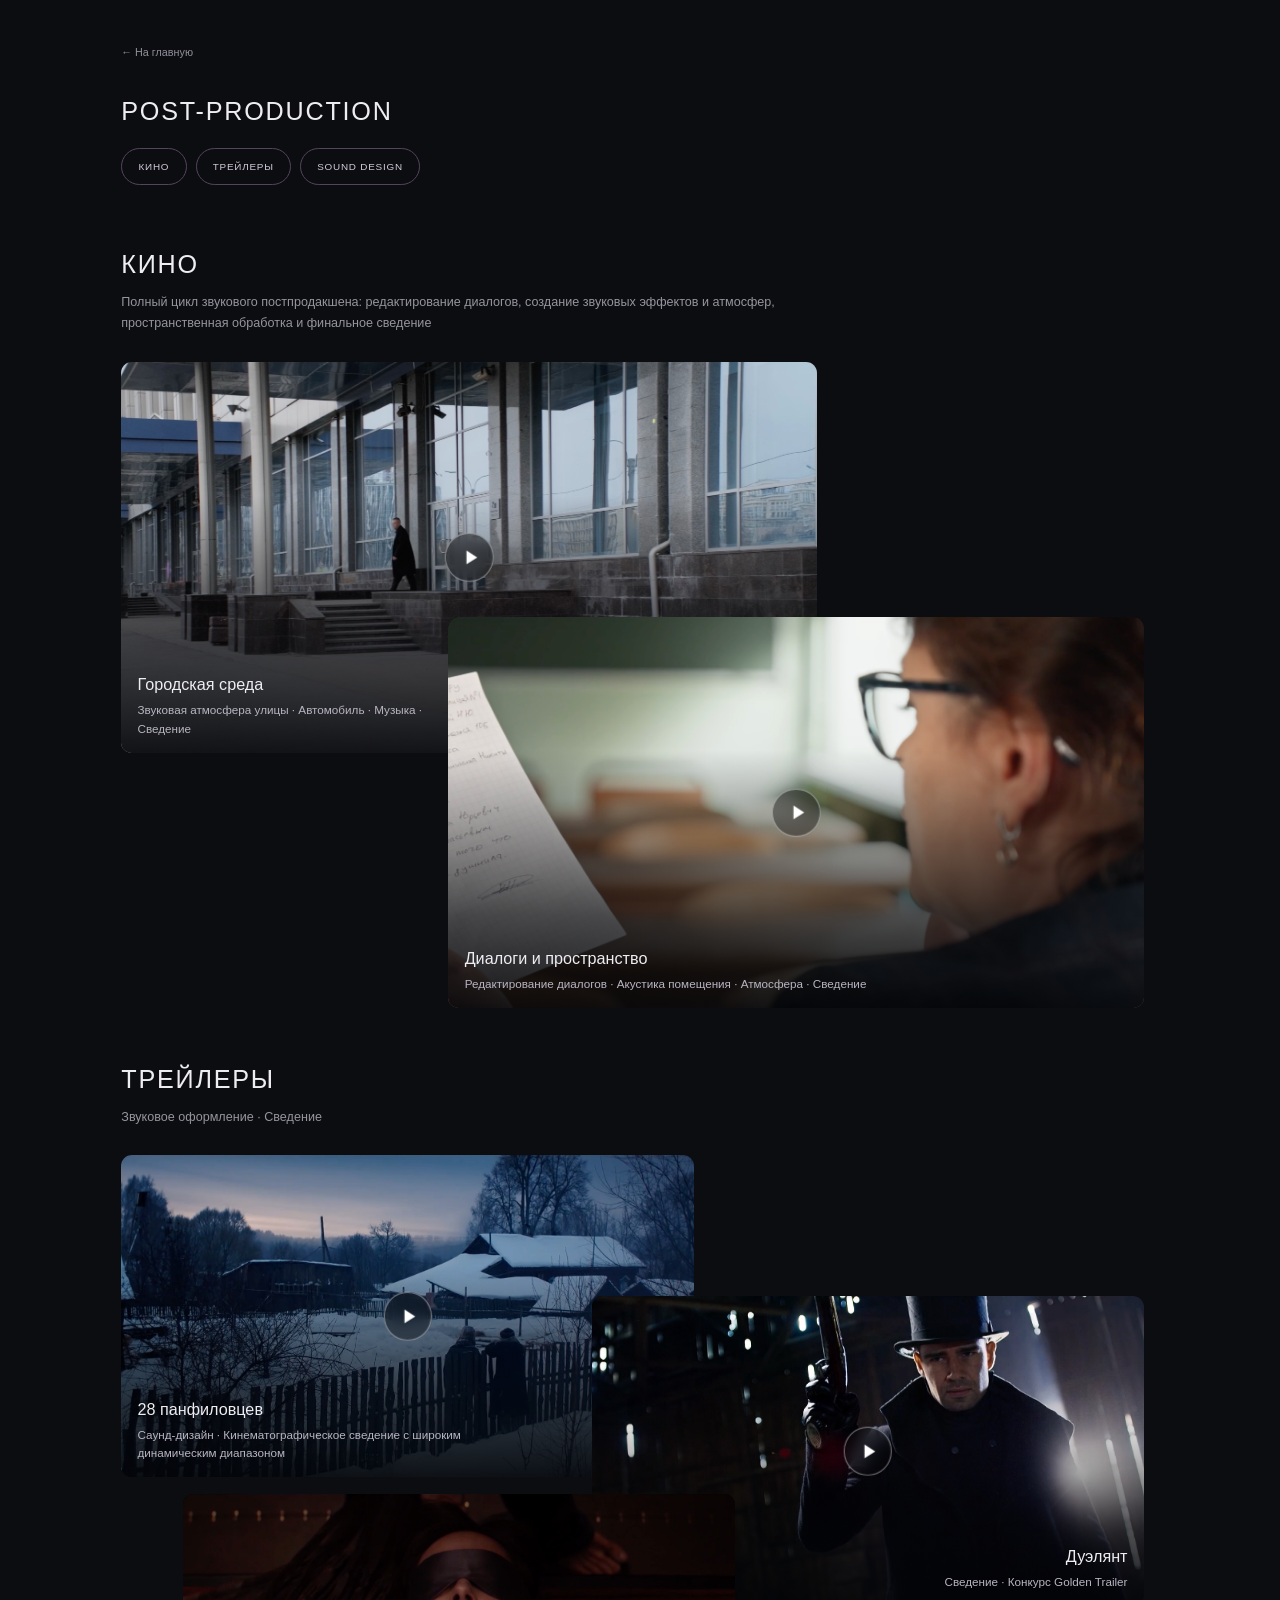
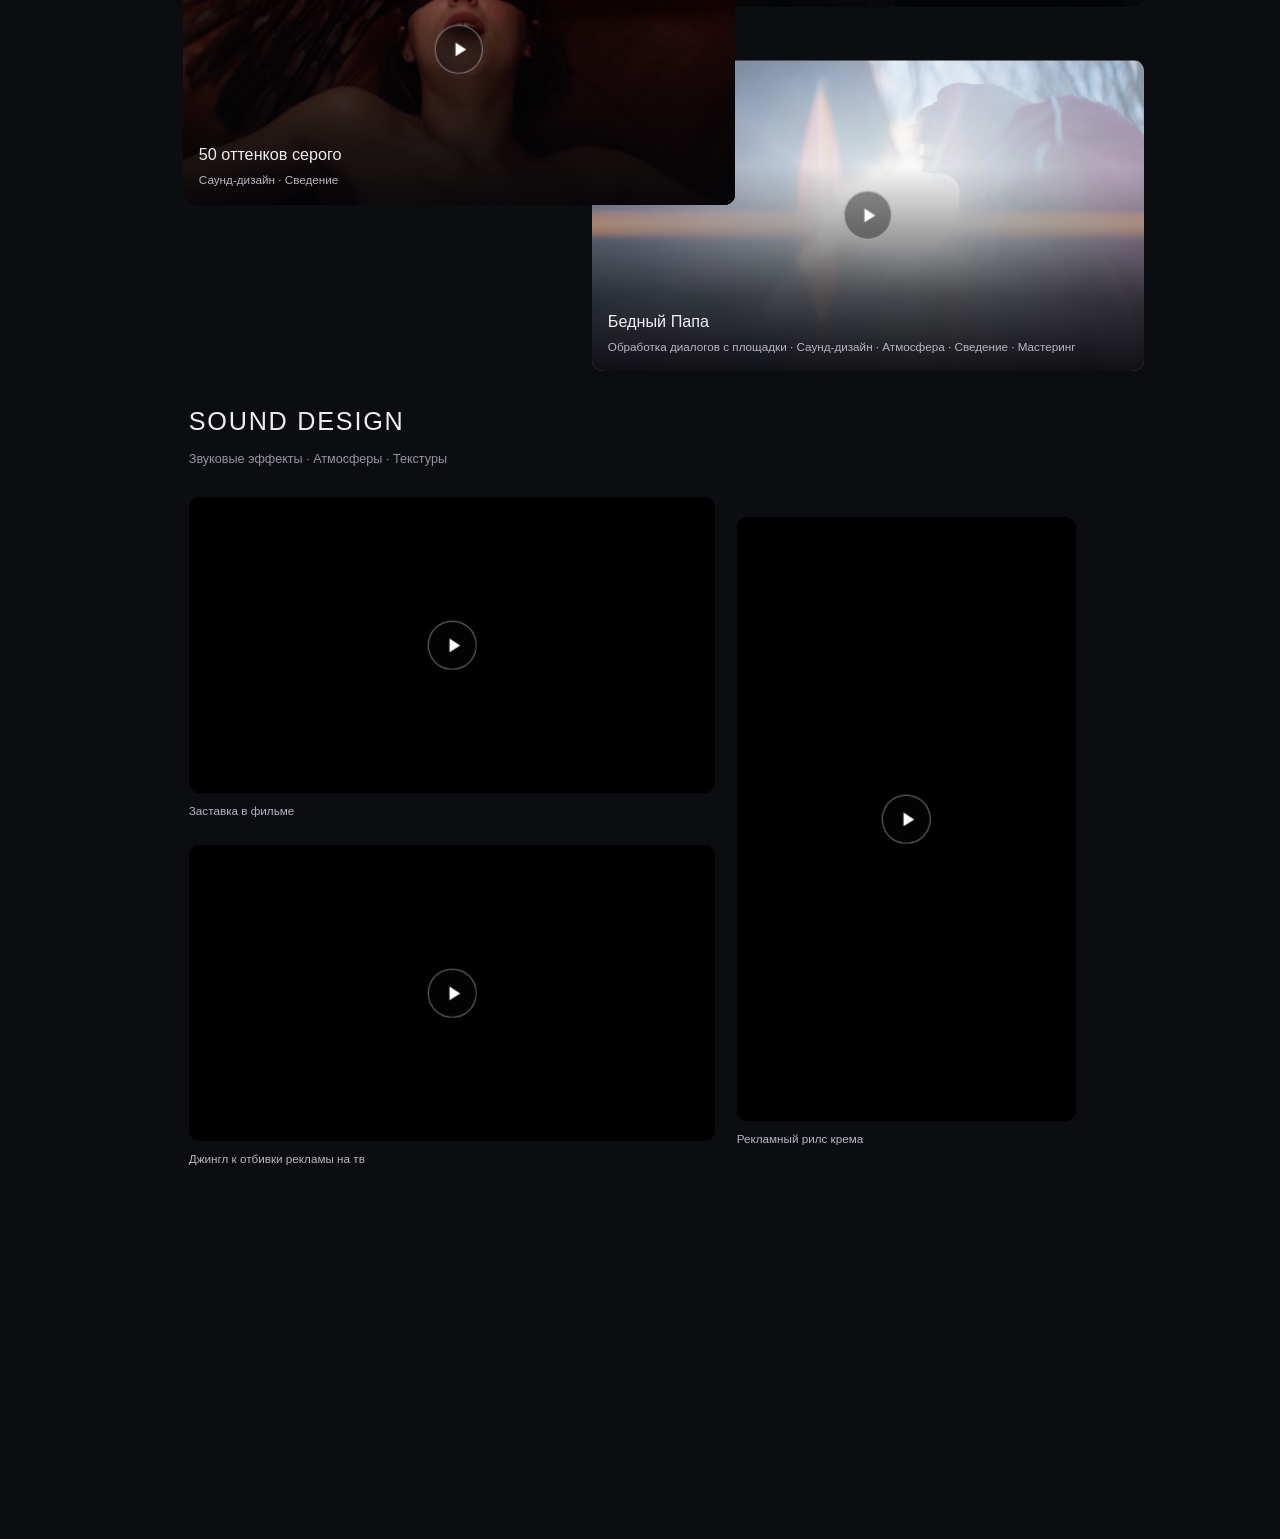
<file: sound-design.html>
<!doctype html><html lang="ru"><head><meta charset="utf-8"><meta name="viewport" content="width=device-width,initial-scale=1"><meta http-equiv="refresh" content="0;url=post-production.html#sound-design"><link rel="canonical" href="https://lepilkinsound.pro/post-production.html#sound-design"><title>Post-Production — Дмитрий Лепилкин</title></head><body style="background:#0c0d10;color:#eeedf2;font:16px Arial;padding:32px"><a style="color:inherit" href="post-production.html#sound-design">Открыть раздел Post-Production</a></body></html>
</file>
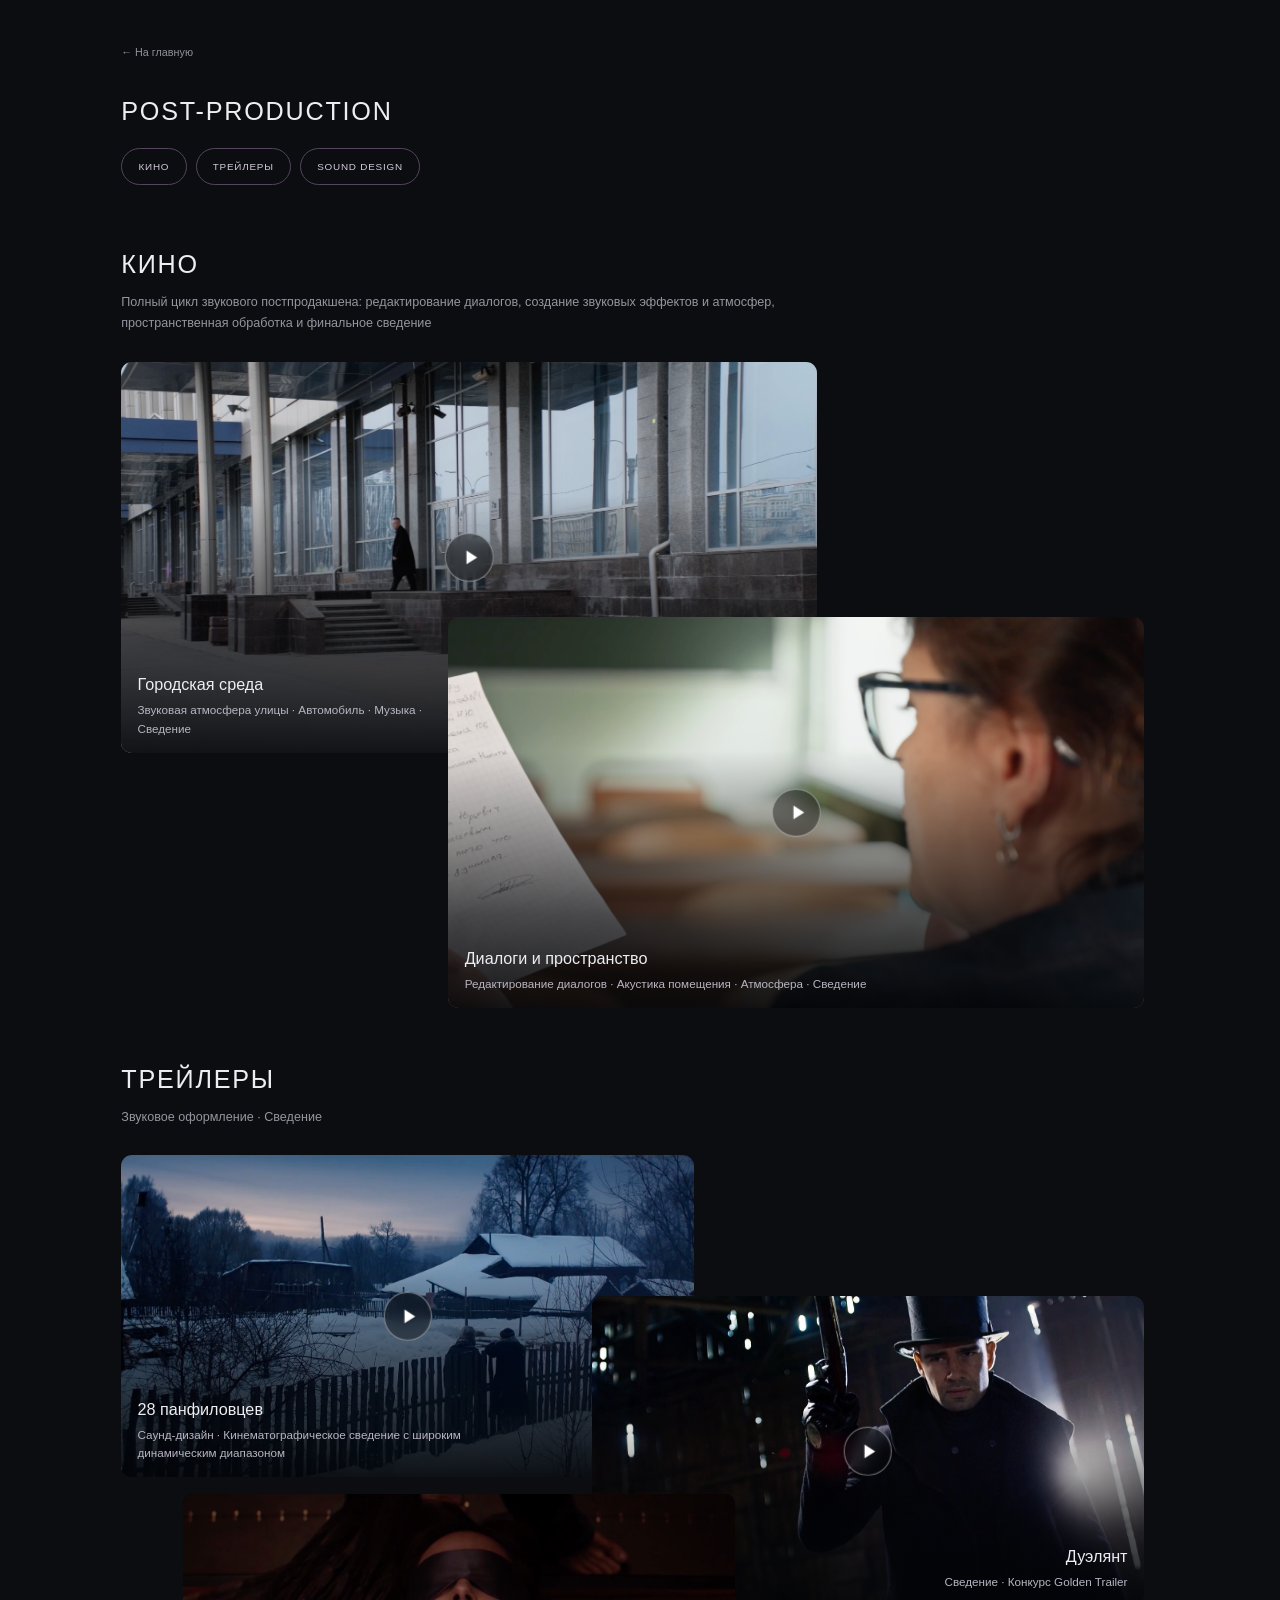
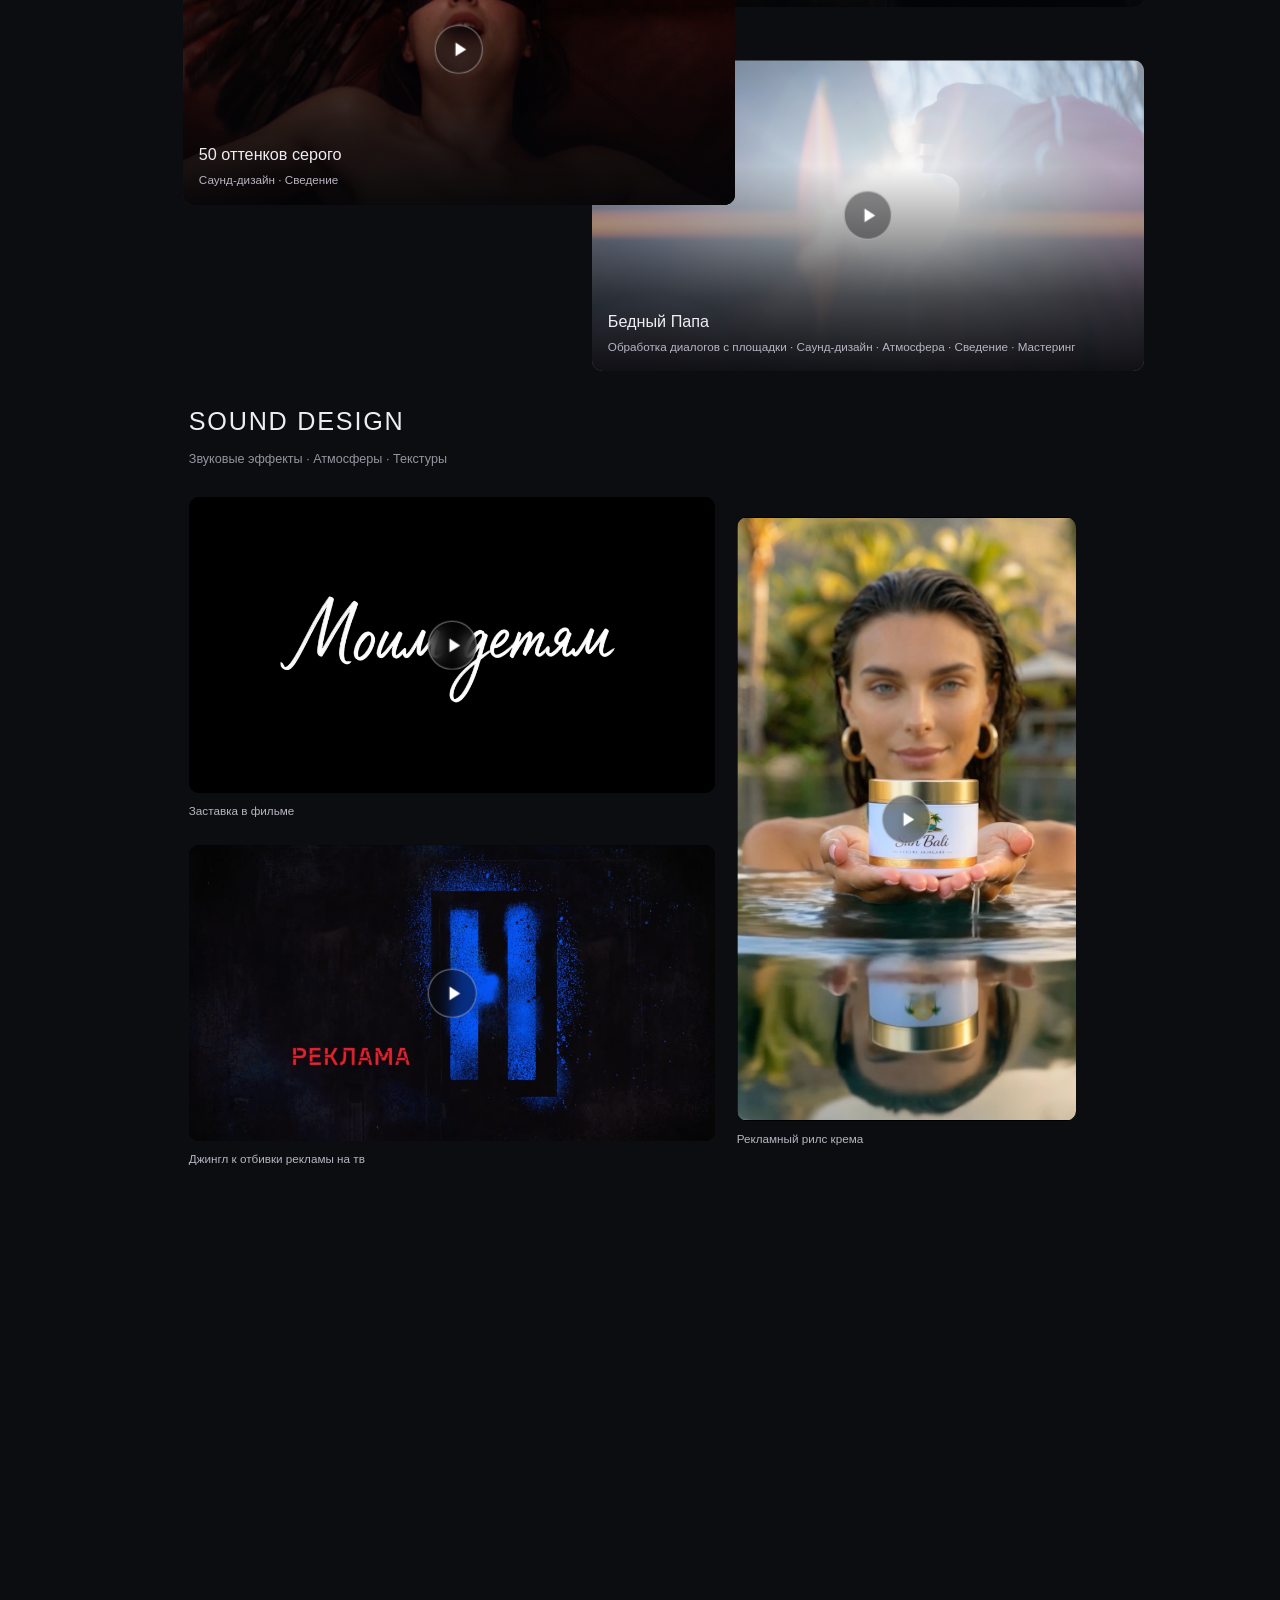
<file: trailers.html>
<!doctype html><html lang="ru"><head><meta charset="utf-8"><meta name="viewport" content="width=device-width,initial-scale=1"><meta http-equiv="refresh" content="0;url=post-production.html#trailers"><link rel="canonical" href="https://lepilkinsound.pro/post-production.html#trailers"><title>Post-Production — Дмитрий Лепилкин</title></head><body style="background:#0c0d10;color:#eeedf2;font:16px Arial;padding:32px"><a style="color:inherit" href="post-production.html#trailers">Открыть раздел Post-Production</a></body></html>
</file>
<file: home-update.css>
/* One portfolio structure, adapted to desktop and mobile. */
#about,#contacts{scroll-margin-top:24px}
.home-content{width:100%;max-width:1000px;margin-inline:auto}
.desktop-navigation{display:flex;align-items:center;justify-content:space-between;gap:30px;padding:30px 0 22px;border-bottom:1px solid #29282f}
.brand{display:flex;flex-direction:column;align-items:center;gap:10px;text-decoration:none;color:var(--ink);flex-shrink:0}
.brand h1{margin:0;font-size:clamp(28px,4.2vw,60px);font-weight:600;line-height:1.08;letter-spacing:-.025em;white-space:nowrap}
.brand span{font-size:clamp(10px,1.05vw,15px);letter-spacing:.32em;color:#aaa6b5;line-height:1.5}
.header-specialties{display:flex;align-items:center;justify-content:flex-end;flex-wrap:wrap;gap:0;color:#b8b5c2;font-size:clamp(11px,1.05vw,15px);line-height:1.6;font-weight:400}
.header-specialties span{position:relative;white-space:nowrap;padding-inline:14px}
.header-specialties span:first-child{padding-left:0}
.header-specialties span:last-child{padding-right:0}
.header-specialties span+span::before{content:"";position:absolute;left:0;top:50%;transform:translateY(-50%);height:20px;border-left:1px solid #9e85ce}
#works{border-top:0;padding-top:0;scroll-margin-top:20px}
.desktop-work-heading{display:block;text-align:center;margin:26px 0 24px}
.desktop-work-heading .cta{padding:11px 23px;font-size:11px}
.desktop-cards{display:grid;grid-template-columns:repeat(2,minmax(0,1fr));gap:26px;scroll-margin-top:24px}
.desktop-card{display:block;border-radius:28px;overflow:hidden;border:1px solid #ffffff20;background:#070b10;transition:transform .25s ease,border-color .25s ease}
.desktop-card picture,.desktop-card img{display:block;width:100%}
.desktop-card img{height:auto;aspect-ratio:1;object-fit:contain}
.about p{font-size:19px;line-height:1.75}
@media(min-width:601px){
 main{max-width:1680px;padding-inline:36px}
 .home-content .about,.home-content .contact-footer{width:100%;max-width:none}
}
@media(hover:hover) and (pointer:fine){
 .desktop-card:first-child:hover{border-color:#a96bc180;transform:translateY(-3px)}
 .desktop-card:last-child:hover{border-color:#00b7c180;transform:translateY(-3px)}
}
@media(min-width:601px) and (max-width:900px){
 .desktop-navigation{gap:20px;flex-wrap:wrap}
 .brand h1{font-size:32px}.brand span{font-size:10px}
 main{padding-inline:26px}.desktop-cards{gap:20px}.desktop-card{border-radius:20px}
}
@media(max-width:600px){
 .desktop-navigation{flex-direction:column;justify-content:center;gap:18px;padding:25px 0 18px}
 .brand{gap:9px;min-width:0}
 .header-specialties{justify-content:center;font-size:11px;row-gap:10px}
 .header-specialties span{padding-inline:10px}
 .header-specialties span+span::before{height:16px}
 .brand h1{font-size:clamp(22px,6.7vw,36px);letter-spacing:-.03em}
 .brand span{font-size:10px;letter-spacing:.29em}
 .desktop-work-heading{margin:23px 0 22px}
 .desktop-cards{grid-template-columns:minmax(0,1fr);gap:20px}
 .desktop-card{border-radius:20px}
 .about p{font-size:17px;line-height:1.7}
}
@media(prefers-reduced-motion:reduce){.desktop-card{transition:none}.desktop-card:hover{transform:none}}

/* Editable secondary cover copy. Original artwork, headings and watch pills stay in the images. */
.desktop-card{position:relative;container-type:inline-size;color:inherit;text-decoration:none}
.cover-copy{position:absolute;left:7%;width:61%;border-top:1px solid #a2a7ad66;padding-top:3.4%;display:flex;flex-direction:column;gap:.35em;font-size:clamp(12px,2.9cqw,14.5px);font-weight:400;line-height:1.6;text-align:left;pointer-events:none;text-shadow:0 1px 3px #0009}
.desktop-card--post .cover-copy{top:39.2%}
.desktop-card--music .cover-copy{top:51.7%}
.cover-copy-primary{color:#b8bbc2}
.cover-copy-secondary{color:#d0d2d7}
@media(max-width:360px){.cover-copy{width:64%;font-size:12px;line-height:1.5;gap:.25em}}
.cover-copy{border-top:0}
.cover-copy::before{content:"";position:absolute;top:0;left:0;width:48%;border-top:1px solid #a2a7ad66}
@media(max-width:600px){.desktop-card--post .cover-copy{width:55%}}
.cover-copy::before{width:29cqw}
.cover-copy-word{white-space:nowrap}

/* Unified centered header on desktop and mobile; existing typography is preserved. */
.desktop-navigation{flex-direction:column;justify-content:center;gap:16px;text-align:center}
.header-specialties{justify-content:center}
.desktop-card--music .cover-copy{top:39.2%}
@media(max-width:600px){
 .desktop-navigation{gap:16px}
 .header-specialties span{padding-inline:8px}
}
</file>
<file: section-intro.css>
/* Shared heading/description spacing; gallery and player layouts are untouched. */
.section-intro,.intro.section-intro{margin:42px 0 30px}
.section-intro h1{margin:0 0 14px}
.section-intro p{margin:0;font-size:14px;line-height:1.7;color:#96949f;max-width:640px}
@media(max-width:600px){.section-intro,.intro.section-intro{margin:32px 0 24px}.section-intro h1{margin-bottom:14px}.section-intro p{font-size:13px}}
</file>
<file: music-player-motion.css>
/* Visual states only: no waveform redraws, resizing or media requests. */
#players .player{transition:transform .23s ease-out,background .23s ease-out,border-color .23s ease-out,box-shadow .23s ease-out}
#players .player.player-entering{animation:player-enter .43s cubic-bezier(.16,1,.3,1) var(--entry-delay,0ms) backwards}
@keyframes player-enter{from{opacity:.28;transform:translateY(14px)}to{opacity:1;transform:translateY(0)}}
@media(hover:hover) and (pointer:fine){
 #players .player:hover{transform:translateY(-2px);border-color:rgba(0,240,240,.42);background:rgba(18,67,71,.64)}
}
/* Playback keeps the glass neutral, including on hover; only its border is turquoise. */
#players .player.is-playing,#players .player.is-playing:hover{border-color:rgba(0,240,240,.82);background:rgba(30,32,38,.46);box-shadow:0 12px 36px #00000012}
@media(prefers-reduced-motion:reduce){
 #players .player{transition:none}
 #players .player.player-entering{animation:none}
 #players .player:hover{transform:none}
}

/* Loading announcements stay accessible without adding an implicit grid row. */
#players .player{position:relative}
#players .player .track-status.is-loading{position:absolute;width:1px;height:1px;padding:0;margin:-1px;overflow:hidden;clip-path:inset(50%);white-space:nowrap}

/* The active transport shares the waveform accent without changing its geometry. */
#players .player.is-playing .play{color:#00f0f0;border-color:rgba(0,240,240,.65);background:rgba(0,240,240,.06);box-shadow:0 0 10px rgba(0,240,240,.08)}
</file>
<file: music-frame.css>
/* Experimental frame. Its outsets provide padding without moving or resizing any player. */
#players{position:relative;isolation:isolate;background:#0c0d10}
/* Reserve the initial five rows before the catalog arrives, avoiding a collapsed frame. */
#players:empty{min-height:556px}
#players::before{
 content:"";
 position:absolute;
 inset:-18px;
 z-index:-1;
 pointer-events:none;
 border:1px solid #00f0f0;
 border-radius:24px;
 background:#0c0d10;
 box-shadow:0 0 14px rgba(0,240,240,.25),0 0 52px rgba(0,240,240,.10);
 opacity:1;
}
@media(max-width:1000px){
 #players::before{box-shadow:0 0 12px rgba(0,240,240,.23),0 0 28px rgba(0,240,240,.09)}
}
@media(max-width:600px){
 #players:empty{min-height:681px}
 #players::before{inset:-8px;border-radius:21px;box-shadow:0 0 10px rgba(0,240,240,.22),0 0 22px rgba(0,240,240,.08)}
}
</file>
<file: site-scale.css>
/* Match the approved desktop view at 90%, without changing the browser's zoom setting. */
@media(min-width:601px){html{zoom:.9}}
</file>
<file: trailers-experiment.css>
/* Experimental layout only. trailers-previous.html retains the former composition. */
.trailers-experiment main{max-width:1200px}
.experiment-gallery{position:relative;aspect-ratio:1.6;isolation:isolate;margin-top:10px}
.experiment-gallery .work{position:absolute;min-width:0;margin:0;transition:transform .25s ease-out;transform-origin:center}
.experiment-gallery .work:nth-child(1){width:56%;left:0;top:0;z-index:1}
.experiment-gallery .work:nth-child(2){width:54%;right:0;top:22%;z-index:2}
.experiment-gallery .work:nth-child(3){width:54%;left:6%;top:53%;z-index:3}
.experiment-gallery .work:hover,.experiment-gallery .work:focus-within{z-index:10;transform:scale(1.025)}
.experiment-gallery .cover,.experiment-gallery .featured .cover{border-radius:12px;aspect-ratio:16/9}
.experiment-gallery .cover::after{content:"";position:absolute;inset:34% 0 0;background:linear-gradient(transparent,#030407ad 64%,#030407e8);pointer-events:none}
.experiment-gallery .info,.experiment-gallery .small .info{position:absolute;z-index:2;left:18px;right:18px;bottom:16px;margin:0;pointer-events:none}
.experiment-gallery .work:nth-child(1) .info{right:36%}
.experiment-gallery .work:nth-child(2) .info{left:39%;text-align:right}
.experiment-gallery .info h2,.experiment-gallery .small h2{font-size:18px;line-height:1.4;font-weight:500;margin:0 0 6px;color:#eeedf2}
.experiment-gallery .info p,.experiment-gallery .small .info p{font-size:13px;line-height:1.6;color:#b8b5c2;margin:0}
.experiment-gallery .play-mark,.experiment-gallery .featured .play-mark{width:54px;height:54px;z-index:1}
@media(min-width:601px) and (max-width:850px){.experiment-gallery .info,.experiment-gallery .small .info{left:12px;right:12px;bottom:10px}.experiment-gallery .info h2,.experiment-gallery .small h2{font-size:15px}.experiment-gallery .info p,.experiment-gallery .small .info p{font-size:11px}.experiment-gallery .play-mark,.experiment-gallery .featured .play-mark{width:44px;height:44px}}
@media(max-width:600px){.experiment-gallery{display:grid;gap:24px;aspect-ratio:auto;margin-top:0}.experiment-gallery .work:nth-child(n){position:relative;width:100%;left:auto;right:auto;top:auto;transform:none}.experiment-gallery .cover,.experiment-gallery .featured .cover{border-radius:9px}.experiment-gallery .cover::after{display:none}.experiment-gallery .info,.experiment-gallery .small .info,.experiment-gallery .work:nth-child(n) .info{position:static;margin:10px 0 0;text-align:left}.experiment-gallery .info h2,.experiment-gallery .small h2{font-size:16px;margin-bottom:6px}.experiment-gallery .info p,.experiment-gallery .small .info p{font-size:12px}.experiment-gallery .work:hover,.experiment-gallery .work:focus-within{transform:none}.experiment-gallery .play-mark,.experiment-gallery .featured .play-mark{width:50px;height:50px}}
@media(prefers-reduced-motion:reduce){.experiment-gallery .work{transition:none}.experiment-gallery .work:hover,.experiment-gallery .work:focus-within{transform:none}}

/* Fourth trailer extends the composition without moving the first three. */
@media(min-width:601px) and (hover:hover) and (pointer:fine){.experiment-gallery.four-works{margin-bottom:calc(18% + 32px)}.experiment-gallery.four-works .work:nth-child(4){width:54%;right:0;top:79%;z-index:2}}
</file>
<file: sound-design-inline.css>
.inline-work{width:100%;min-width:0}
.inline-work .cover video{display:block;width:100%;height:100%;position:absolute;inset:0;object-fit:contain;background:#000}
.inline-toggle{position:absolute;left:50%;top:50%;transform:translate(-50%,-50%);z-index:1;width:54px;height:54px;padding:0;border-radius:50%;border:1px solid #ffffff70;background:#08090c66;backdrop-filter:blur(8px);color:white;display:grid;place-items:center;cursor:pointer;transition:opacity .18s,background .18s}
.inline-toggle:hover{background:#08090caa}.inline-toggle svg{width:26px;height:26px;fill:currentColor}
.inline-work .cover.is-playing .inline-toggle{opacity:0}.inline-work .cover:hover .inline-toggle,.inline-toggle:focus-visible{opacity:1}
.inline-error{font-size:12px;line-height:1.6;color:#b8b5c2;margin:8px 0 0}.inline-error:empty{display:none}
.mode-switch{position:fixed;bottom:14px;right:14px;z-index:5;display:flex;align-items:center;gap:4px;padding:6px;border:1px solid #ffffff16;border-radius:9px;background:#111216ed;color:#96949f;font-size:11px;box-shadow:0 4px 16px #0004}
.mode-switch span{padding:0 5px}.mode-switch a{padding:7px 9px;color:#aaa6b5;text-decoration:none;border-radius:5px}.mode-switch a[aria-current="true"]{background:#ffffff0e;color:#eeedf2}
@media(max-width:600px){.inline-toggle{width:48px;height:48px}.mode-switch{bottom:8px;right:8px}}
@media(hover:none){.inline-work .cover.is-playing .inline-toggle{opacity:0}.inline-toggle:focus-visible{opacity:.75}}
@media(prefers-reduced-motion:reduce){.inline-toggle{transition:none}}

/* Card transforms do not change the gallery layout or the in-place video bounds. */
.gallery[data-gallery-entrance]{isolation:isolate}
.gallery[data-gallery-entrance] .work{position:relative}

/* A small hover lift scales the player as a whole, without changing the grid. */
@media(hover:hover) and (pointer:fine){
 .inline-work{transform-origin:center;transition:transform .25s ease-out}
 .inline-work:hover,.inline-work:focus-within{transform:scale(1.025)}
 .gallery[data-gallery-entrance] .work:hover,.gallery[data-gallery-entrance] .work:focus-within{z-index:2}
}
@media(prefers-reduced-motion:reduce){
 .inline-work{transition:none}
 .inline-work:hover,.inline-work:focus-within{transform:none}
}

/* Center the portrait video against the pair of landscape works without cropping it. */
.gallery .portrait.work{align-self:center}

/* Touch playback: hide the central overlay completely while native controls are active. */
@media(max-width:600px), (hover:none) and (pointer:coarse){
 .inline-work,.inline-work:hover,.inline-work:focus-within{transform:none}
 .experiment-gallery .work:nth-child(n),.cinema-experiment .experiment-gallery .work:nth-child(n){position:relative;width:100%;left:auto;right:auto;top:auto;transform:none}
 .experiment-gallery,.cinema-experiment .experiment-gallery{display:grid;gap:24px;aspect-ratio:auto;margin-top:0}
 .experiment-gallery .cover::after{display:none}
 .experiment-gallery .work:nth-child(n) .info{position:static;margin:10px 0 0;text-align:left;pointer-events:auto}
 .experiment-gallery .info h2{font-size:16px;margin-bottom:6px}
 .experiment-gallery .info p{font-size:12px}
 .experiment-gallery .work:hover,.experiment-gallery .work:focus-within{transform:none}
}

/* Cover the poster independently; the actual video always retains its full frame. */
.inline-work .cover .inline-poster{display:none;position:absolute;inset:0;width:100%;height:100%;object-fit:cover;object-position:center;pointer-events:none;transform:none;filter:none}
.inline-work .cover.has-frame .inline-poster{display:none}
.inline-surface{display:none}
@media(max-width:600px), (hover:none) and (pointer:coarse){
 .inline-work .cover:not(.has-frame) .inline-poster{display:block}
 /* A real tap target avoids Safari's native tap-to-show-controls behavior.
    Leave the bottom strip clear for seeking, volume and fullscreen. */
 .inline-surface{display:block;position:absolute;inset:0;z-index:1;width:100%;padding:0;border:0;background:transparent;cursor:pointer;touch-action:manipulation}
 .inline-work .cover .inline-toggle{pointer-events:auto;z-index:2}
}

/* Mobile: the center toggles playback; the surrounding frame only toggles controls.
   Removing native controls also removes Safari's delayed central overlay. */
@media(max-width:600px), (hover:none) and (pointer:coarse){
 .inline-work .cover:not(.controls-visible) .inline-toggle{opacity:0;visibility:visible;pointer-events:auto;transition:none}
 .inline-work .cover.controls-visible .inline-toggle{opacity:1}
 .inline-work .cover.has-frame.controls-visible .inline-surface{bottom:48px;height:auto}
}

/* A dedicated mobile fullscreen button stays reachable after playback controls hide. */
.inline-fullscreen{display:none}
@media(max-width:600px), (hover:none) and (pointer:coarse){
 .inline-work .cover.has-media .inline-fullscreen{display:grid;place-items:center;position:absolute;z-index:3;right:8px;top:8px;width:40px;height:40px;padding:9px;border:1px solid #ffffff40;border-radius:8px;background:#08090c99;color:#fff;cursor:pointer;touch-action:manipulation}
 .inline-fullscreen svg{width:20px;height:20px;fill:none;stroke:currentColor;stroke-width:1.8;stroke-linecap:round;stroke-linejoin:round;pointer-events:none}
}
</file>
<file: post-production.css>
/* Existing gallery styles and players, scoped into a single document. */
html{scroll-behavior:smooth}
.post-production main{max-width:1200px}
.production-intro{margin-bottom:48px}
.production-intro h1{font-size:28px}
.production-navigation{display:flex;flex-wrap:wrap;gap:10px;margin-top:24px}
.production-navigation a{display:inline-flex;align-items:center;justify-content:center;min-height:42px;padding:10px 18px;border:1px solid #54445e;border-radius:24px;color:#d2cbdc;font-size:11px;letter-spacing:.08em;text-decoration:none;transition:background .2s,border-color .2s}
.production-navigation a:hover{background:#9c71be18;border-color:#9d7cb8}
.production-section{scroll-margin-top:28px;margin-top:72px}
.production-section>.section-intro{margin:0 0 30px}
.production-section>.section-intro h2{font-size:28px;font-weight:500;letter-spacing:.07em;margin:0 0 14px}
.production-section>.section-intro p{max-width:820px}
.sound-production{max-width:986px;margin-inline:auto}
.sound-gallery{display:grid;grid-template-columns:1.55fr 1fr;gap:24px;align-items:start}
.sound-gallery .landscapes{display:grid;gap:28px}
.sound-gallery .portrait .cover{aspect-ratio:9/16}
.sound-gallery .portrait.work{align-self:center}
.sound-gallery .work-title{display:block;font-size:13px;line-height:1.5;font-weight:400;margin-top:10px;color:#b8b5c2;overflow-wrap:break-word}
.sound-gallery svg{width:26px;height:26px;fill:currentColor}
@media(max-width:600px),(hover:none) and (pointer:coarse){
 .production-intro{margin-bottom:40px}
 .production-intro h1{font-size:clamp(20px,5.5vw,28px);overflow-wrap:anywhere}
 .production-navigation{gap:8px}
 .production-navigation a{padding:10px 13px;font-size:10px}
 .production-section{margin-top:56px;scroll-margin-top:20px}
 .production-section>.section-intro{margin-bottom:24px}
 .production-section>.section-intro h2{font-size:23px}
 .sound-gallery{grid-template-columns:1fr;gap:28px}
 .sound-gallery .landscapes{gap:24px}
 .sound-gallery .portrait.work{width:min(100%,300px);justify-self:center}
 .sound-gallery .work-title{font-size:12px}
}
@media(prefers-reduced-motion:reduce){html{scroll-behavior:auto}.production-navigation a{transition:none}}
</file>
<file: cinema-experiment.css>
/* Two larger cards use the approved trailer entrance and lightbox. */
.cinema-experiment main{max-width:1200px}
.cinema-experiment .experiment-gallery{aspect-ratio:1.6}
.cinema-experiment .experiment-gallery .work:nth-child(1){width:68%;left:0;top:0}
.cinema-experiment .experiment-gallery .work:nth-child(2){width:68%;right:0;top:40%}
.cinema-experiment .experiment-gallery .work:nth-child(1) .info{right:56%}
.cinema-experiment .experiment-gallery .work:nth-child(2) .info{left:18px;right:18px;text-align:left}
@media(min-width:601px) and (max-width:850px){.cinema-experiment .experiment-gallery .work:nth-child(2) .info{left:12px;right:12px}}
@media(max-width:600px){.cinema-experiment .experiment-gallery{aspect-ratio:auto}.cinema-experiment .experiment-gallery .work:nth-child(n){width:100%;left:auto;right:auto;top:auto}.cinema-experiment .experiment-gallery .work:nth-child(n) .info{position:static;margin:10px 0 0;text-align:left}}
</file>
